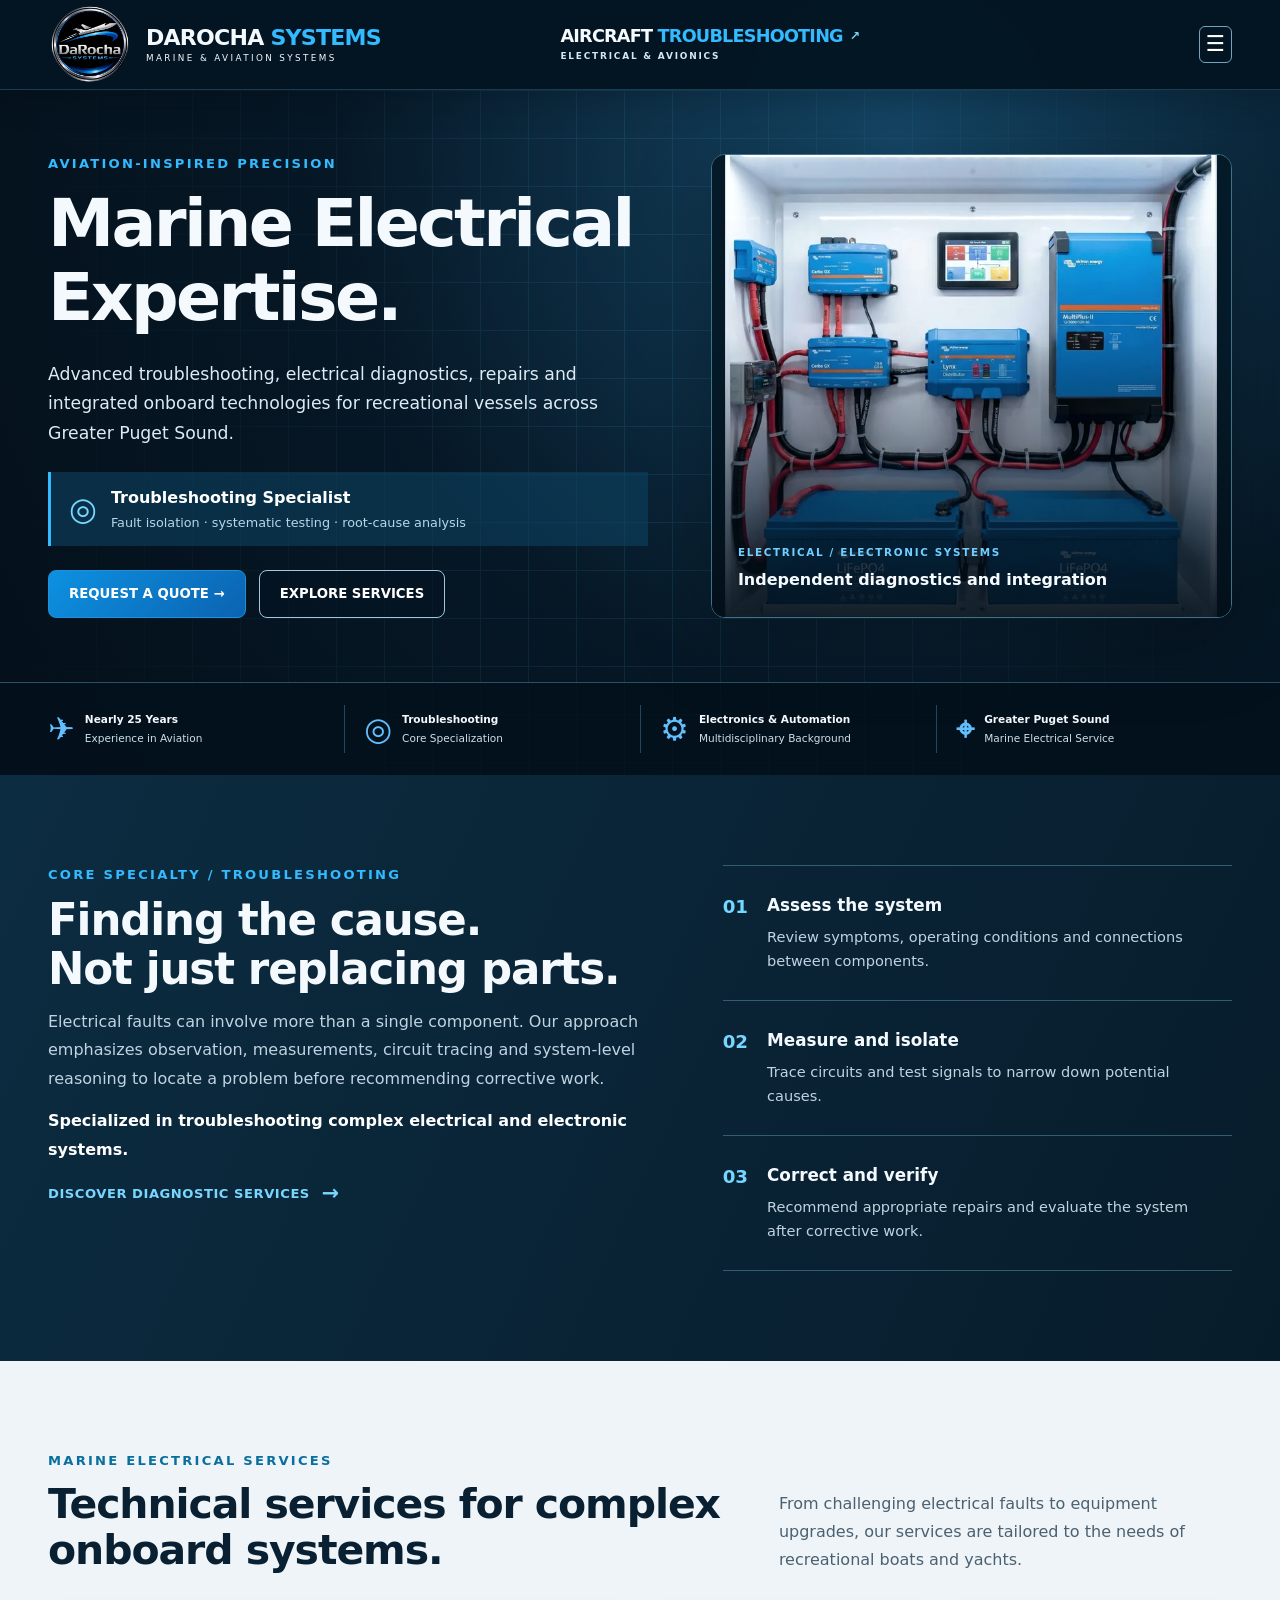
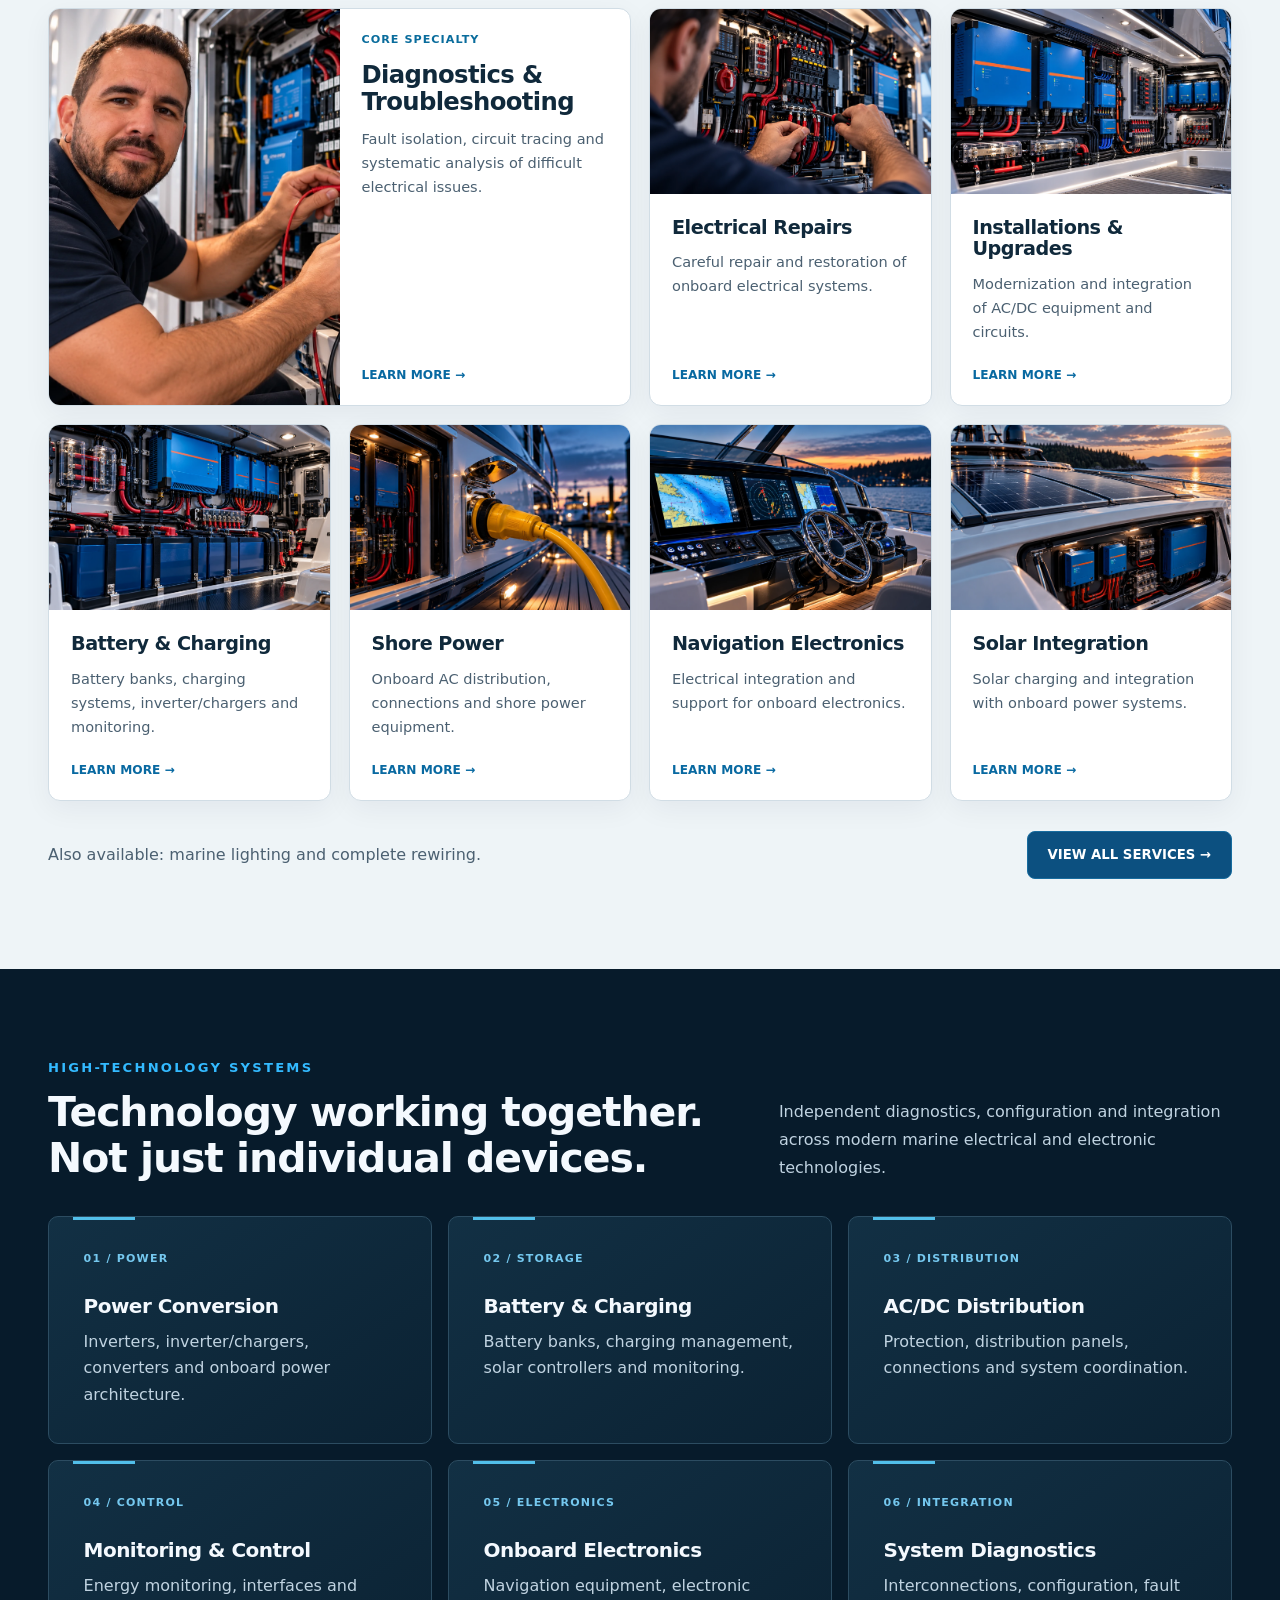
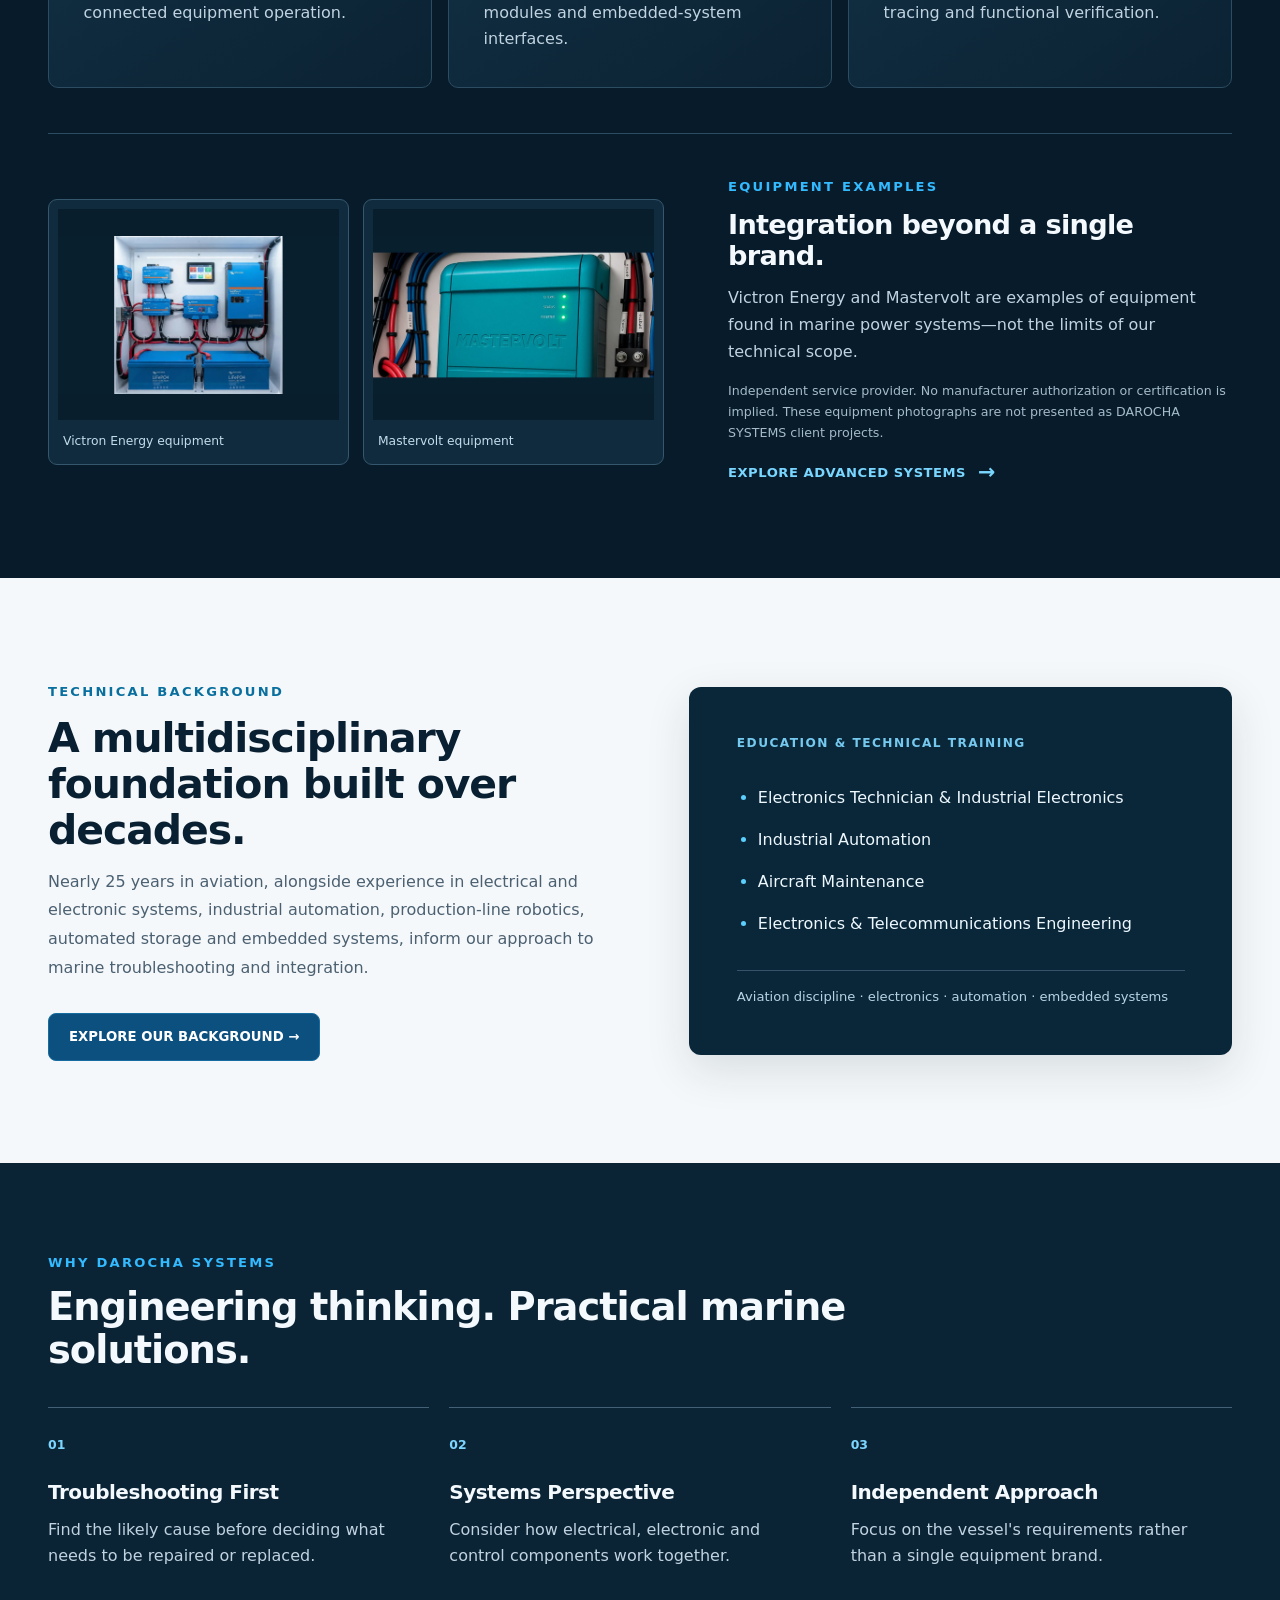
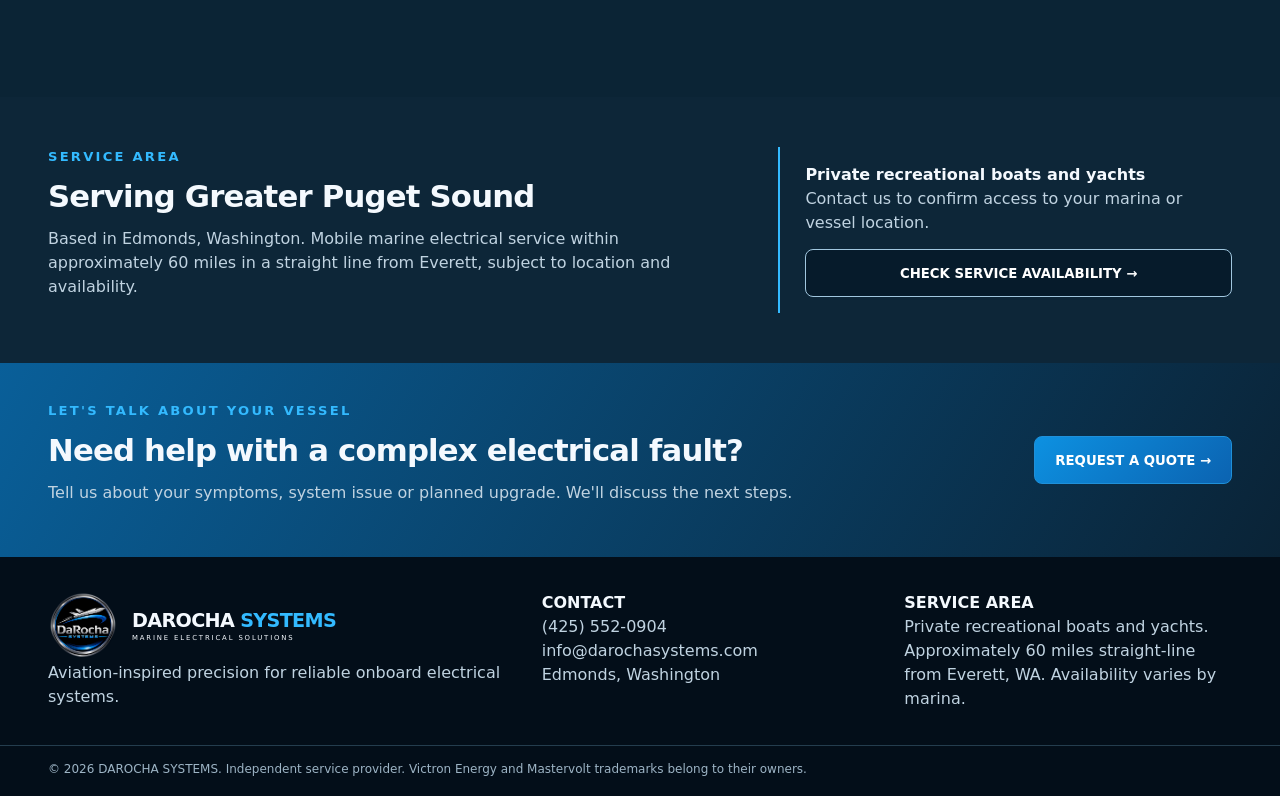
<file: index.html>
<!doctype html>
<html lang="en">
  <head>
    <meta charset="utf-8">
    <meta name="viewport" content="width=device-width, initial-scale=1">
    <meta name="darocha-preview-build" content="aircraft-lockup-mobile-20261106-c">
    <meta name="theme-color" content="#061725">
    <meta name="description" content="Specialist marine electrical troubleshooting, diagnostics, repairs and advanced onboard technologies across Greater Puget Sound.">
    <title>Home | DAROCHA SYSTEMS</title>
    <link rel="icon" type="image/webp" href="assets/logo-hd20261025.webp">
    <link rel="stylesheet" href="assets/styles.css?build=aircraft-lockup-mobile-20261106-c">
  </head>
  <body class="landing-page">
    <!-- Cabeçalho e navegação -->
        <header class="header">
      <div class="shell nav">
        <a class="identity" href="index.html" aria-label="DAROCHA SYSTEMS home">
          <img src="assets/logo-hd20261025.webp" alt="DAROCHA SYSTEMS official emblem">
          <span class="brand"><strong>DAROCHA <em>SYSTEMS</em></strong><small>MARINE &amp; AVIATION SYSTEMS</small></span>
        </a>
        <!-- Acesso à landing page aeronáutica sem duplicar o logótipo -->
        <a class="aviation-entry" href="aircraft-troubleshooting.html" aria-label="Aircraft Electrical and Avionics Troubleshooting">
          <span class="aviation-entry-copy">
            <strong class="aviation-entry-title">AIRCRAFT <em>TROUBLESHOOTING</em><span class="aviation-entry-arrow" aria-hidden="true">↗</span></strong>
            <small>ELECTRICAL &amp; AVIONICS</small>
          </span>
        </a>
        <button class="menu" type="button" aria-expanded="false" aria-controls="site-nav" aria-label="Toggle navigation menu">☰</button>
        <nav id="site-nav" class="links" aria-label="Primary navigation">
          <a class="active" href="index.html" aria-current="page">Home</a>
          <a href="services.html">Services</a>
          <a href="power-systems.html">Power Systems</a>
          <a href="about.html">About Us</a>
          <a href="projects.html">Projects</a>
          <a href="contact.html">Contact</a>
          <a class="btn nav-cta" href="contact.html#quote">✉ &nbsp; REQUEST A QUOTE</a>
        </nav>
      </div>
    </header>

    <!-- Conteúdo principal -->

    <main>
      <!-- Abertura premium com identidade técnica -->
      <section class="hero hero--engineering" aria-labelledby="hero-title">
        <div class="hero-main shell">
          <div class="hero-copy">
            <p class="eyebrow">AVIATION-INSPIRED PRECISION</p>
            <h1 id="hero-title">Marine Electrical<br>Expertise.</h1>
            <p class="hero-lede">Advanced troubleshooting, electrical diagnostics, repairs and integrated onboard technologies for recreational vessels across Greater Puget Sound.</p>
            <div class="hero-specialty">
              <span class="hero-specialty-icon" aria-hidden="true">◎</span>
              <span><strong>Troubleshooting Specialist</strong><small>Fault isolation · systematic testing · root-cause analysis</small></span>
            </div>
            <div class="actions">
              <a class="btn" href="contact.html#quote">REQUEST A QUOTE →</a>
              <a class="btn outline" href="#services">EXPLORE SERVICES</a>
            </div>
          </div>
          <figure class="hero-visual">
            <img src="assets/victron-source-preserved-20261025.webp" alt="Supplied photograph of marine electrical power and electronic equipment" fetchpriority="high">
            <figcaption><span class="visual-kicker">ELECTRICAL / ELECTRONIC SYSTEMS</span><span>Independent diagnostics and integration</span></figcaption>
          </figure>
        </div>
        <div class="proof shell" aria-label="Technical strengths">
          <div class="proof-item"><b aria-hidden="true">✈</b><span><strong>Nearly 25 Years</strong><small>Experience in Aviation</small></span></div>
          <div class="proof-item"><b aria-hidden="true">◎</b><span><strong>Troubleshooting</strong><small>Core Specialization</small></span></div>
          <div class="proof-item"><b aria-hidden="true">⚙</b><span><strong>Electronics &amp; Automation</strong><small>Multidisciplinary Background</small></span></div>
          <div class="proof-item"><b aria-hidden="true">⌖</b><span><strong>Greater Puget Sound</strong><small>Marine Electrical Service</small></span></div>
        </div>
      </section>

      <!-- Troubleshooting é a principal especialidade -->
      <section class="diagnostics-section shell" id="troubleshooting" aria-labelledby="diagnostics-title">
        <div class="diagnostics-copy">
          <p class="eyebrow">CORE SPECIALTY / TROUBLESHOOTING</p>
          <h2 id="diagnostics-title">Finding the cause.<br>Not just replacing parts.</h2>
          <p>Electrical faults can involve more than a single component. Our approach emphasizes observation, measurements, circuit tracing and system-level reasoning to locate a problem before recommending corrective work.</p>
          <p class="diagnostics-emphasis">Specialized in troubleshooting complex electrical and electronic systems.</p>
          <a class="text-link" href="services.html#diagnostics">DISCOVER DIAGNOSTIC SERVICES <span aria-hidden="true">→</span></a>
        </div>
        <ol class="diagnostic-steps" aria-label="Troubleshooting approach">
          <li><span class="step-number">01</span><div><strong>Assess the system</strong><p>Review symptoms, operating conditions and connections between components.</p></div></li>
          <li><span class="step-number">02</span><div><strong>Measure and isolate</strong><p>Trace circuits and test signals to narrow down potential causes.</p></div></li>
          <li><span class="step-number">03</span><div><strong>Correct and verify</strong><p>Recommend appropriate repairs and evaluate the system after corrective work.</p></div></li>
        </ol>
      </section>

      <!-- Cartões de serviços -->
      <section class="services-section shell" id="services" aria-labelledby="services-title">
        <div class="section-intro">
          <div><p class="eyebrow">MARINE ELECTRICAL SERVICES</p><h2 id="services-title">Technical services for complex onboard systems.</h2></div>
          <p>From challenging electrical faults to equipment upgrades, our services are tailored to the needs of recreational boats and yachts.</p>
        </div>
        <div class="service-grid">
          <a class="service-tile service-tile--featured" href="services.html#diagnostics">
            <img src="assets/diagnostics-hd20261025.webp" alt="Illustrative electrical diagnostic equipment" loading="lazy">
            <div class="service-tile-body"><span class="service-tag">CORE SPECIALTY</span><h3>Diagnostics &amp; Troubleshooting</h3><p>Fault isolation, circuit tracing and systematic analysis of difficult electrical issues.</p><span class="tile-link">LEARN MORE →</span></div>
          </a>
          <a class="service-tile" href="services.html#repairs">
            <img src="assets/repairs-hd20261025.webp" alt="Illustrative electrical repair equipment" loading="lazy">
            <div class="service-tile-body"><h3>Electrical Repairs</h3><p>Careful repair and restoration of onboard electrical systems.</p><span class="tile-link">LEARN MORE →</span></div>
          </a>
          <a class="service-tile" href="services.html#installs">
            <img src="assets/installs-hd20261025.webp" alt="Illustrative marine electrical installation equipment" loading="lazy">
            <div class="service-tile-body"><h3>Installations &amp; Upgrades</h3><p>Modernization and integration of AC/DC equipment and circuits.</p><span class="tile-link">LEARN MORE →</span></div>
          </a>
          <a class="service-tile" href="services.html#battery">
            <img src="assets/battery-hd20261025.webp" alt="Illustrative marine battery and charging equipment" loading="lazy">
            <div class="service-tile-body"><h3>Battery &amp; Charging</h3><p>Battery banks, charging systems, inverter/chargers and monitoring.</p><span class="tile-link">LEARN MORE →</span></div>
          </a>
          <a class="service-tile" href="services.html#shore">
            <img src="assets/shore-hd20261025.webp" alt="Illustrative shore power equipment" loading="lazy">
            <div class="service-tile-body"><h3>Shore Power</h3><p>Onboard AC distribution, connections and shore power equipment.</p><span class="tile-link">LEARN MORE →</span></div>
          </a>
          <a class="service-tile" href="services.html#navigation">
            <img src="assets/navigation-hd20261025.webp" alt="Illustrative marine navigation electronics" loading="lazy">
            <div class="service-tile-body"><h3>Navigation Electronics</h3><p>Electrical integration and support for onboard electronics.</p><span class="tile-link">LEARN MORE →</span></div>
          </a>
          <a class="service-tile" href="services.html#solar">
            <img src="assets/solar-hd20261025.webp" alt="Illustrative marine solar charging equipment" loading="lazy">
            <div class="service-tile-body"><h3>Solar Integration</h3><p>Solar charging and integration with onboard power systems.</p><span class="tile-link">LEARN MORE →</span></div>
          </a>
        </div>
        <div class="service-more"><p>Also available: marine lighting and complete rewiring.</p><a class="btn btn-dark" href="services.html">VIEW ALL SERVICES →</a></div>
      </section>

      <!-- Alta tecnologia além de marcas específicas -->
      <section class="technology-section shell" id="technology" aria-labelledby="technology-title">
        <div class="section-intro">
          <div><p class="eyebrow">HIGH-TECHNOLOGY SYSTEMS</p><h2 id="technology-title">Technology working together.<br>Not just individual devices.</h2></div>
          <p>Independent diagnostics, configuration and integration across modern marine electrical and electronic technologies.</p>
        </div>
        <div class="technology-grid">
          <article class="technology-card"><span class="technology-index">01 / POWER</span><h3>Power Conversion</h3><p>Inverters, inverter/chargers, converters and onboard power architecture.</p></article>
          <article class="technology-card"><span class="technology-index">02 / STORAGE</span><h3>Battery &amp; Charging</h3><p>Battery banks, charging management, solar controllers and monitoring.</p></article>
          <article class="technology-card"><span class="technology-index">03 / DISTRIBUTION</span><h3>AC/DC Distribution</h3><p>Protection, distribution panels, connections and system coordination.</p></article>
          <article class="technology-card"><span class="technology-index">04 / CONTROL</span><h3>Monitoring &amp; Control</h3><p>Energy monitoring, interfaces and connected equipment operation.</p></article>
          <article class="technology-card"><span class="technology-index">05 / ELECTRONICS</span><h3>Onboard Electronics</h3><p>Navigation equipment, electronic modules and embedded-system interfaces.</p></article>
          <article class="technology-card"><span class="technology-index">06 / INTEGRATION</span><h3>System Diagnostics</h3><p>Interconnections, configuration, fault tracing and functional verification.</p></article>
        </div>
        <div class="technology-footer">
          <div class="equipment-examples" aria-label="Examples of marine power equipment">
            <figure><img src="assets/victron-source-preserved-20261025.webp" alt="Supplied Victron Energy equipment photograph" loading="lazy"><figcaption>Victron Energy equipment</figcaption></figure>
            <figure><img src="assets/mastervolt-source-preserved-20261025.webp" alt="Supplied Mastervolt equipment photograph" loading="lazy"><figcaption>Mastervolt equipment</figcaption></figure>
          </div>
          <div>
            <p class="eyebrow">EQUIPMENT EXAMPLES</p>
            <h3>Integration beyond a single brand.</h3>
            <p>Victron Energy and Mastervolt are examples of equipment found in marine power systems—not the limits of our technical scope.</p>
            <p class="equipment-disclaimer">Independent service provider. No manufacturer authorization or certification is implied. These equipment photographs are not presented as DAROCHA SYSTEMS client projects.</p>
            <a class="text-link" href="power-systems.html">EXPLORE ADVANCED SYSTEMS <span aria-hidden="true">→</span></a>
          </div>
        </div>
      </section>

      <!-- Formação e experiência técnica -->
      <section class="expertise-section shell" id="expertise" aria-labelledby="expertise-title">
        <div class="expertise-copy">
          <p class="eyebrow">TECHNICAL BACKGROUND</p>
          <h2 id="expertise-title">A multidisciplinary foundation built over decades.</h2>
          <p>Nearly 25 years in aviation, alongside experience in electrical and electronic systems, industrial automation, production-line robotics, automated storage and embedded systems, inform our approach to marine troubleshooting and integration.</p>
          <a class="btn btn-dark" href="about.html">EXPLORE OUR BACKGROUND →</a>
        </div>
        <div class="expertise-panel">
          <p class="expertise-panel-label">EDUCATION &amp; TECHNICAL TRAINING</p>
          <ul>
            <li>Electronics Technician &amp; Industrial Electronics</li>
            <li>Industrial Automation</li>
            <li>Aircraft Maintenance</li>
            <li>Electronics &amp; Telecommunications Engineering</li>
          </ul>
          <p class="expertise-footnote">Aviation discipline · electronics · automation · embedded systems</p>
        </div>
      </section>

      <!-- Pilares de trabalho -->
      <section class="principles-section shell" aria-labelledby="principles-title">
        <p class="eyebrow">WHY DAROCHA SYSTEMS</p>
        <h2 id="principles-title">Engineering thinking. Practical marine solutions.</h2>
        <div class="principles-grid">
          <article><span>01</span><h3>Troubleshooting First</h3><p>Find the likely cause before deciding what needs to be repaired or replaced.</p></article>
          <article><span>02</span><h3>Systems Perspective</h3><p>Consider how electrical, electronic and control components work together.</p></article>
          <article><span>03</span><h3>Independent Approach</h3><p>Focus on the vessel's requirements rather than a single equipment brand.</p></article>
        </div>
      </section>

      <!-- Área de atendimento -->
      <section class="area shell">
        <div><p class="eyebrow">SERVICE AREA</p><h2>Serving Greater Puget Sound</h2><p>Based in Edmonds, Washington. Mobile marine electrical service within approximately 60 miles in a straight line from Everett, subject to location and availability.</p></div>
        <div class="area-summary"><strong>Private recreational boats and yachts</strong><p>Contact us to confirm access to your marina or vessel location.</p><a class="btn outline" href="contact.html#quote">CHECK SERVICE AVAILABILITY →</a></div>
      </section>

      <!-- Contacto -->
      <section class="cta shell">
        <div><p class="eyebrow">LET'S TALK ABOUT YOUR VESSEL</p><h2>Need help with a complex electrical fault?</h2><p>Tell us about your symptoms, system issue or planned upgrade. We'll discuss the next steps.</p></div>
        <a class="btn" href="contact.html#quote">REQUEST A QUOTE →</a>
      </section>
    </main>

    <!-- Rodapé -->
    <footer class="footer">
      <div class="shell foot-cols">
        <div>
          <a class="identity" href="index.html"><img src="assets/logo-hd20261025.webp" alt="DAROCHA SYSTEMS emblem"><span class="brand"><strong>DAROCHA <em>SYSTEMS</em></strong><small>MARINE ELECTRICAL SOLUTIONS</small></span></a>
          <p>Aviation-inspired precision for reliable onboard electrical systems.</p>
        </div>
        <div>
          <strong>CONTACT</strong>
          <p><a href="tel:+14255520904">(425) 552-0904</a><br><a href="mailto:info@darochasystems.com">info@darochasystems.com</a><br>Edmonds, Washington</p>
        </div>
        <div>
          <strong>SERVICE AREA</strong>
          <p>Private recreational boats and yachts. Approximately 60 miles straight-line from Everett, WA. Availability varies by marina.</p>
        </div>
      </div>
      <div class="shell legal">© 2026 DAROCHA SYSTEMS. Independent service provider. Victron Energy and Mastervolt trademarks belong to their owners.</div>
    </footer>

    <script src="assets/site.js"></script>
  </body>
</html>
</file>
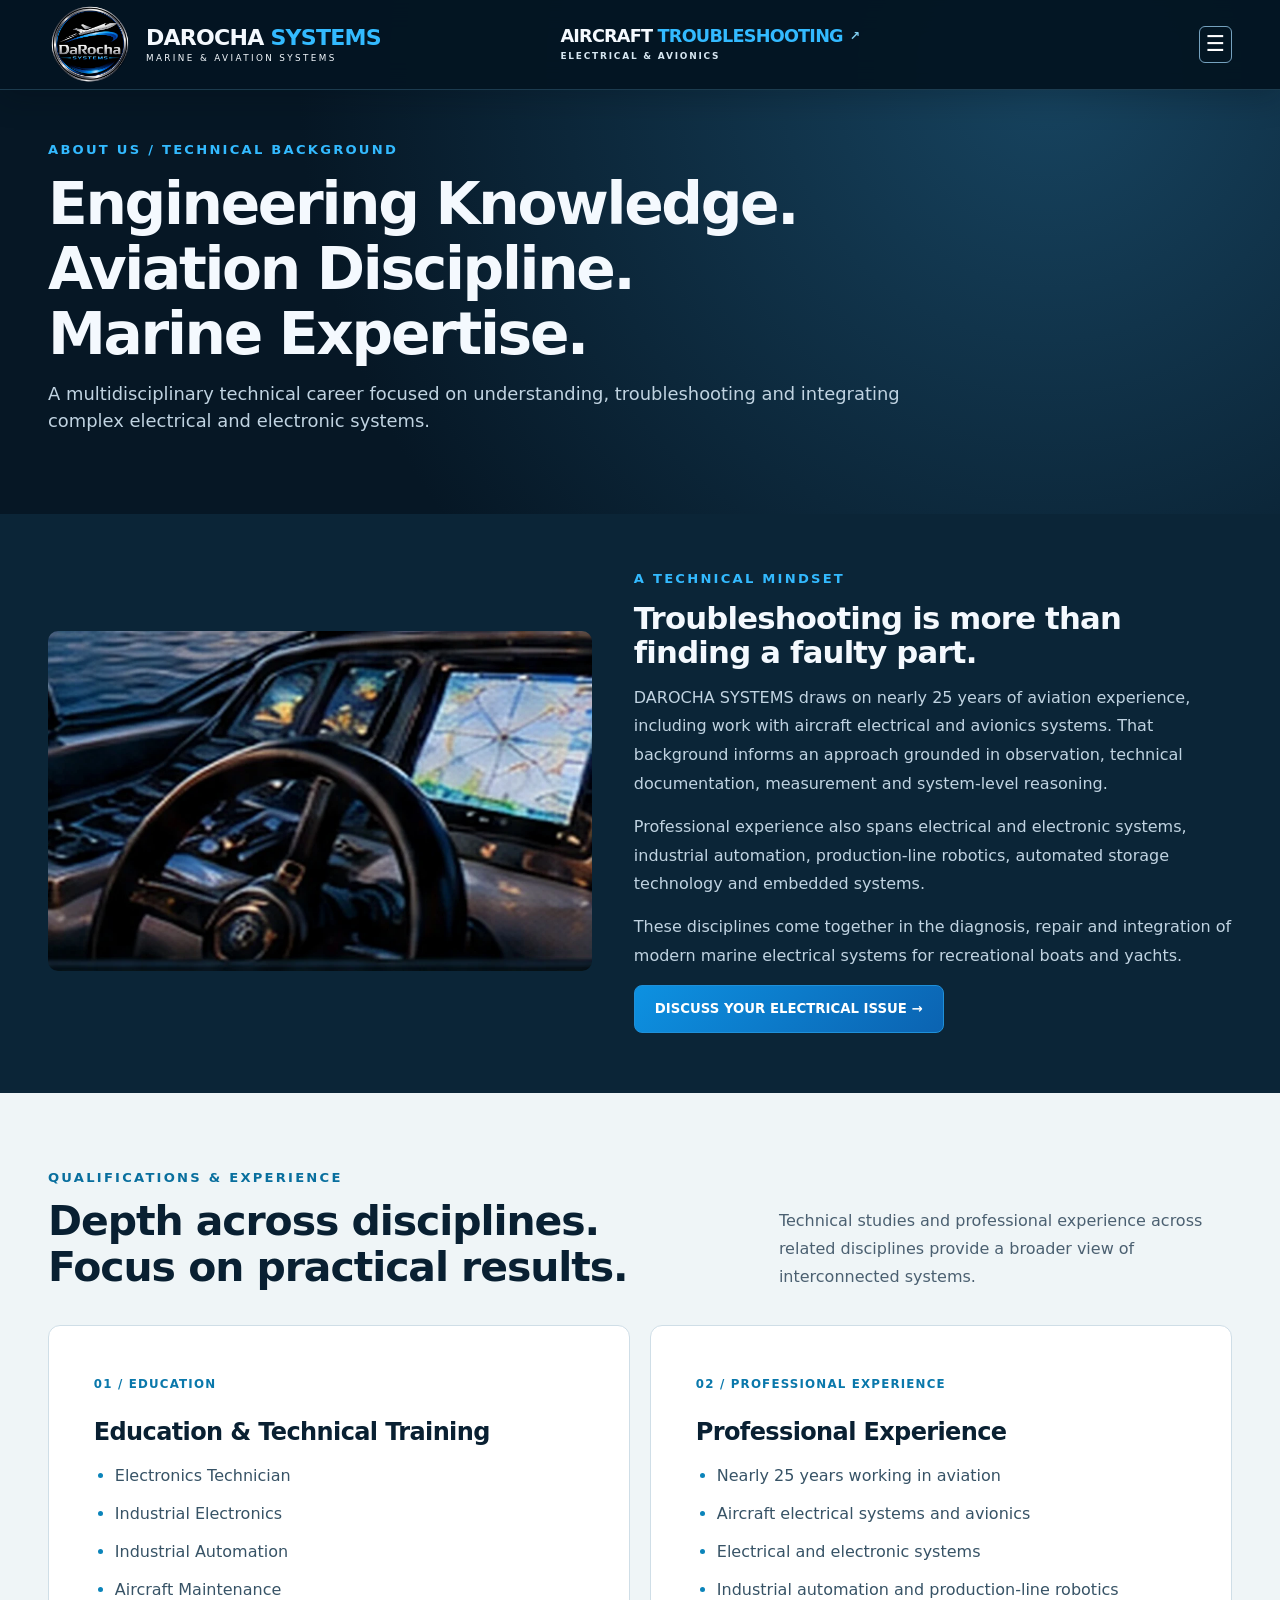
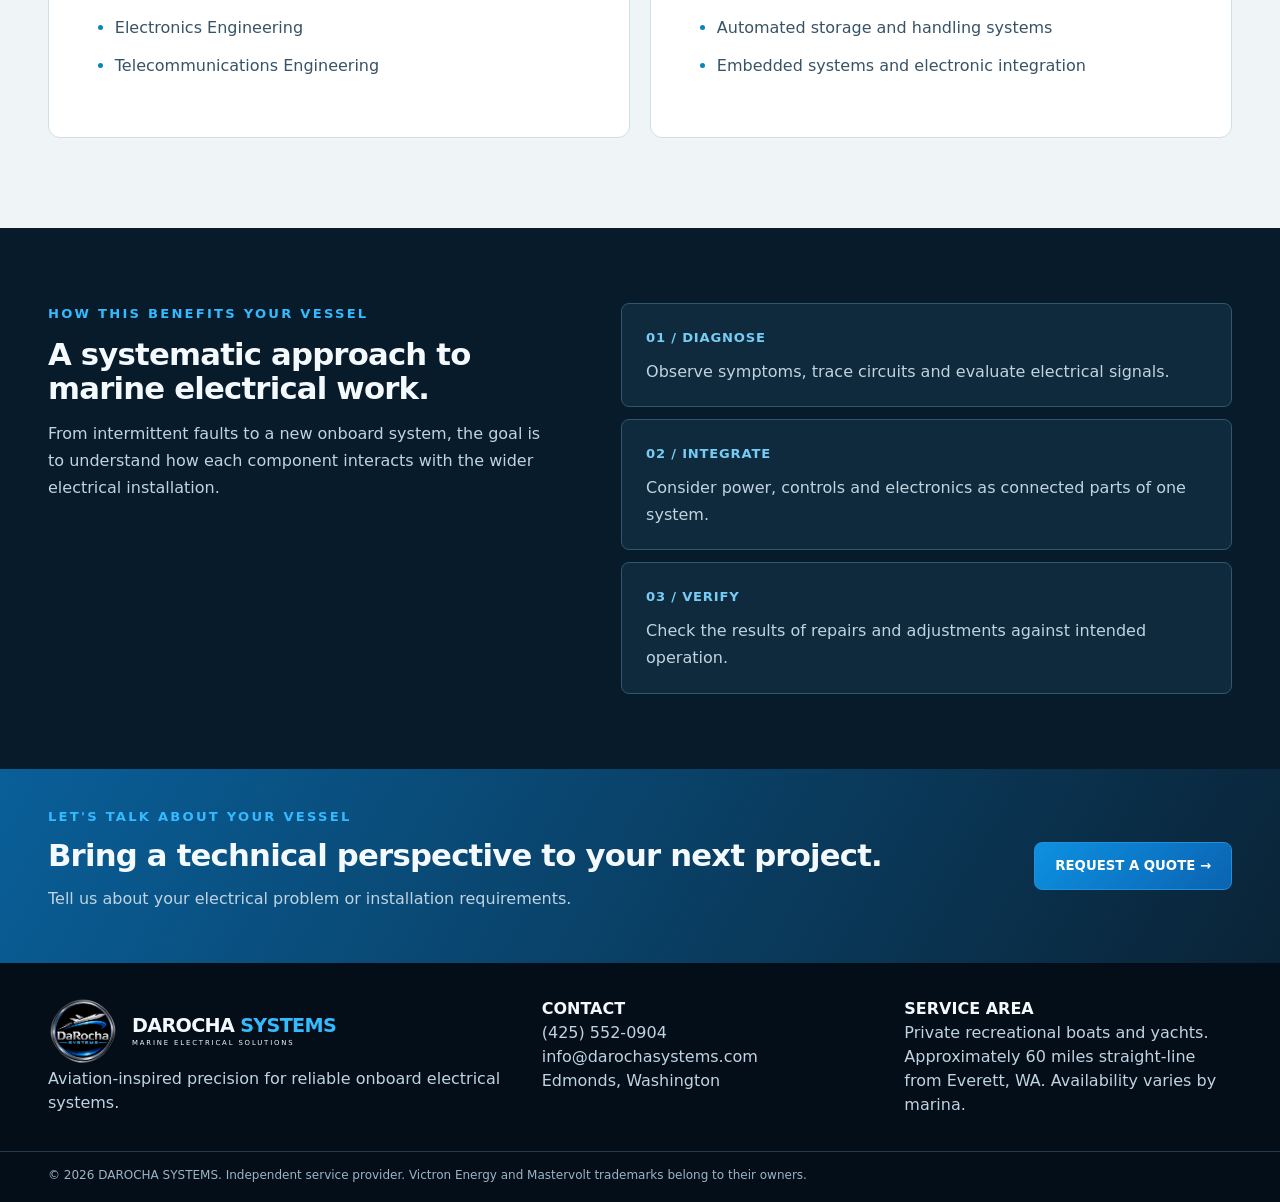
<file: about.html>
<!doctype html>
<html lang="en">
  <head>
    <meta charset="utf-8">
    <meta name="viewport" content="width=device-width, initial-scale=1">
    <meta name="darocha-preview-build" content="aircraft-lockup-mobile-20261106-c">
    <meta name="theme-color" content="#061725">
    <meta name="description" content="Explore DAROCHA SYSTEMS experience in troubleshooting, aviation maintenance, avionics, electronics, industrial automation and embedded systems.">
    <title>About Us | DAROCHA SYSTEMS</title>
    <link rel="icon" type="image/webp" href="assets/logo-hd20261025.webp">
    <link rel="stylesheet" href="assets/styles.css?build=aircraft-lockup-mobile-20261106-c">
  </head>
  <body class="about-background-page">
    <!-- Cabeçalho e navegação -->
        <header class="header">
      <div class="shell nav">
        <a class="identity" href="index.html" aria-label="DAROCHA SYSTEMS home">
          <img src="assets/logo-hd20261025.webp" alt="DAROCHA SYSTEMS official emblem">
          <span class="brand"><strong>DAROCHA <em>SYSTEMS</em></strong><small>MARINE &amp; AVIATION SYSTEMS</small></span>
        </a>
        <!-- Acesso à landing page aeronáutica sem duplicar o logótipo -->
        <a class="aviation-entry" href="aircraft-troubleshooting.html" aria-label="Aircraft Electrical and Avionics Troubleshooting">
          <span class="aviation-entry-copy">
            <strong class="aviation-entry-title">AIRCRAFT <em>TROUBLESHOOTING</em><span class="aviation-entry-arrow" aria-hidden="true">↗</span></strong>
            <small>ELECTRICAL &amp; AVIONICS</small>
          </span>
        </a>
        <button class="menu" type="button" aria-expanded="false" aria-controls="site-nav" aria-label="Toggle navigation menu">☰</button>
        <nav id="site-nav" class="links" aria-label="Primary navigation">
          <a href="index.html">Home</a>
          <a href="services.html">Services</a>
          <a href="power-systems.html">Power Systems</a>
          <a class="active" href="about.html" aria-current="page">About Us</a>
          <a href="projects.html">Projects</a>
          <a href="contact.html">Contact</a>
          <a class="btn nav-cta" href="contact.html#quote">✉ &nbsp; REQUEST A QUOTE</a>
        </nav>
      </div>
    </header>

    <!-- Conteúdo principal -->

    <main>
      <!-- Introdução -->
      <div class="subhead shell about-subhead">
        <p class="eyebrow">ABOUT US / TECHNICAL BACKGROUND</p>
        <h1>Engineering Knowledge.<br>Aviation Discipline.<br>Marine Expertise.</h1>
        <p class="intro">A multidisciplinary technical career focused on understanding, troubleshooting and integrating complex electrical and electronic systems.</p>
      </div>

      <!-- Enquadramento profissional -->
      <section class="shell about-page about-intro">
        <img src="assets/helm.webp" alt="Illustrative marine control console with electronic instruments" loading="lazy">
        <div>
          <p class="eyebrow">A TECHNICAL MINDSET</p>
          <h2>Troubleshooting is more than finding a faulty part.</h2>
          <p>DAROCHA SYSTEMS draws on nearly 25 years of aviation experience, including work with aircraft electrical and avionics systems. That background informs an approach grounded in observation, technical documentation, measurement and system-level reasoning.</p>
          <p>Professional experience also spans electrical and electronic systems, industrial automation, production-line robotics, automated storage technology and embedded systems.</p>
          <p>These disciplines come together in the diagnosis, repair and integration of modern marine electrical systems for recreational boats and yachts.</p>
          <a class="btn" href="contact.html#quote">DISCUSS YOUR ELECTRICAL ISSUE →</a>
        </div>
      </section>

      <!-- Formação e experiência detalhadas -->
      <section class="background-section shell" aria-labelledby="background-title">
        <div class="section-intro">
          <div><p class="eyebrow">QUALIFICATIONS &amp; EXPERIENCE</p><h2 id="background-title">Depth across disciplines.<br>Focus on practical results.</h2></div>
          <p>Technical studies and professional experience across related disciplines provide a broader view of interconnected systems.</p>
        </div>
        <div class="background-grid">
          <article class="background-panel">
            <span class="background-index">01 / EDUCATION</span>
            <h3>Education &amp; Technical Training</h3>
            <ul>
              <li>Electronics Technician</li>
              <li>Industrial Electronics</li>
              <li>Industrial Automation</li>
              <li>Aircraft Maintenance</li>
              <li>Electronics Engineering</li>
              <li>Telecommunications Engineering</li>
            </ul>
          </article>
          <article class="background-panel">
            <span class="background-index">02 / PROFESSIONAL EXPERIENCE</span>
            <h3>Professional Experience</h3>
            <ul>
              <li>Nearly 25 years working in aviation</li>
              <li>Aircraft electrical systems and avionics</li>
              <li>Electrical and electronic systems</li>
              <li>Industrial automation and production-line robotics</li>
              <li>Automated storage and handling systems</li>
              <li>Embedded systems and electronic integration</li>
            </ul>
          </article>
        </div>
      </section>

      <!-- Metodologia de engenharia aplicada ao setor marítimo -->
      <section class="method-section shell" aria-labelledby="method-title">
        <div>
          <p class="eyebrow">HOW THIS BENEFITS YOUR VESSEL</p>
          <h2 id="method-title">A systematic approach to marine electrical work.</h2>
          <p>From intermittent faults to a new onboard system, the goal is to understand how each component interacts with the wider electrical installation.</p>
        </div>
        <div class="method-grid">
          <article><strong>01 / DIAGNOSE</strong><p>Observe symptoms, trace circuits and evaluate electrical signals.</p></article>
          <article><strong>02 / INTEGRATE</strong><p>Consider power, controls and electronics as connected parts of one system.</p></article>
          <article><strong>03 / VERIFY</strong><p>Check the results of repairs and adjustments against intended operation.</p></article>
        </div>
      </section>

      <!-- Contacto -->
      <section class="cta shell">
        <div><p class="eyebrow">LET'S TALK ABOUT YOUR VESSEL</p><h2>Bring a technical perspective to your next project.</h2><p>Tell us about your electrical problem or installation requirements.</p></div>
        <a class="btn" href="contact.html#quote">REQUEST A QUOTE →</a>
      </section>
    </main>

    <!-- Rodapé -->
    <footer class="footer">
      <div class="shell foot-cols">
        <div>
          <a class="identity" href="index.html"><img src="assets/logo-hd20261025.webp" alt="DAROCHA SYSTEMS emblem"><span class="brand"><strong>DAROCHA <em>SYSTEMS</em></strong><small>MARINE ELECTRICAL SOLUTIONS</small></span></a>
          <p>Aviation-inspired precision for reliable onboard electrical systems.</p>
        </div>
        <div>
          <strong>CONTACT</strong>
          <p><a href="tel:+14255520904">(425) 552-0904</a><br><a href="mailto:info@darochasystems.com">info@darochasystems.com</a><br>Edmonds, Washington</p>
        </div>
        <div>
          <strong>SERVICE AREA</strong>
          <p>Private recreational boats and yachts. Approximately 60 miles straight-line from Everett, WA. Availability varies by marina.</p>
        </div>
      </div>
      <div class="shell legal">© 2026 DAROCHA SYSTEMS. Independent service provider. Victron Energy and Mastervolt trademarks belong to their owners.</div>
    </footer>

    <script src="assets/site.js"></script>
  </body>
</html>
</file>
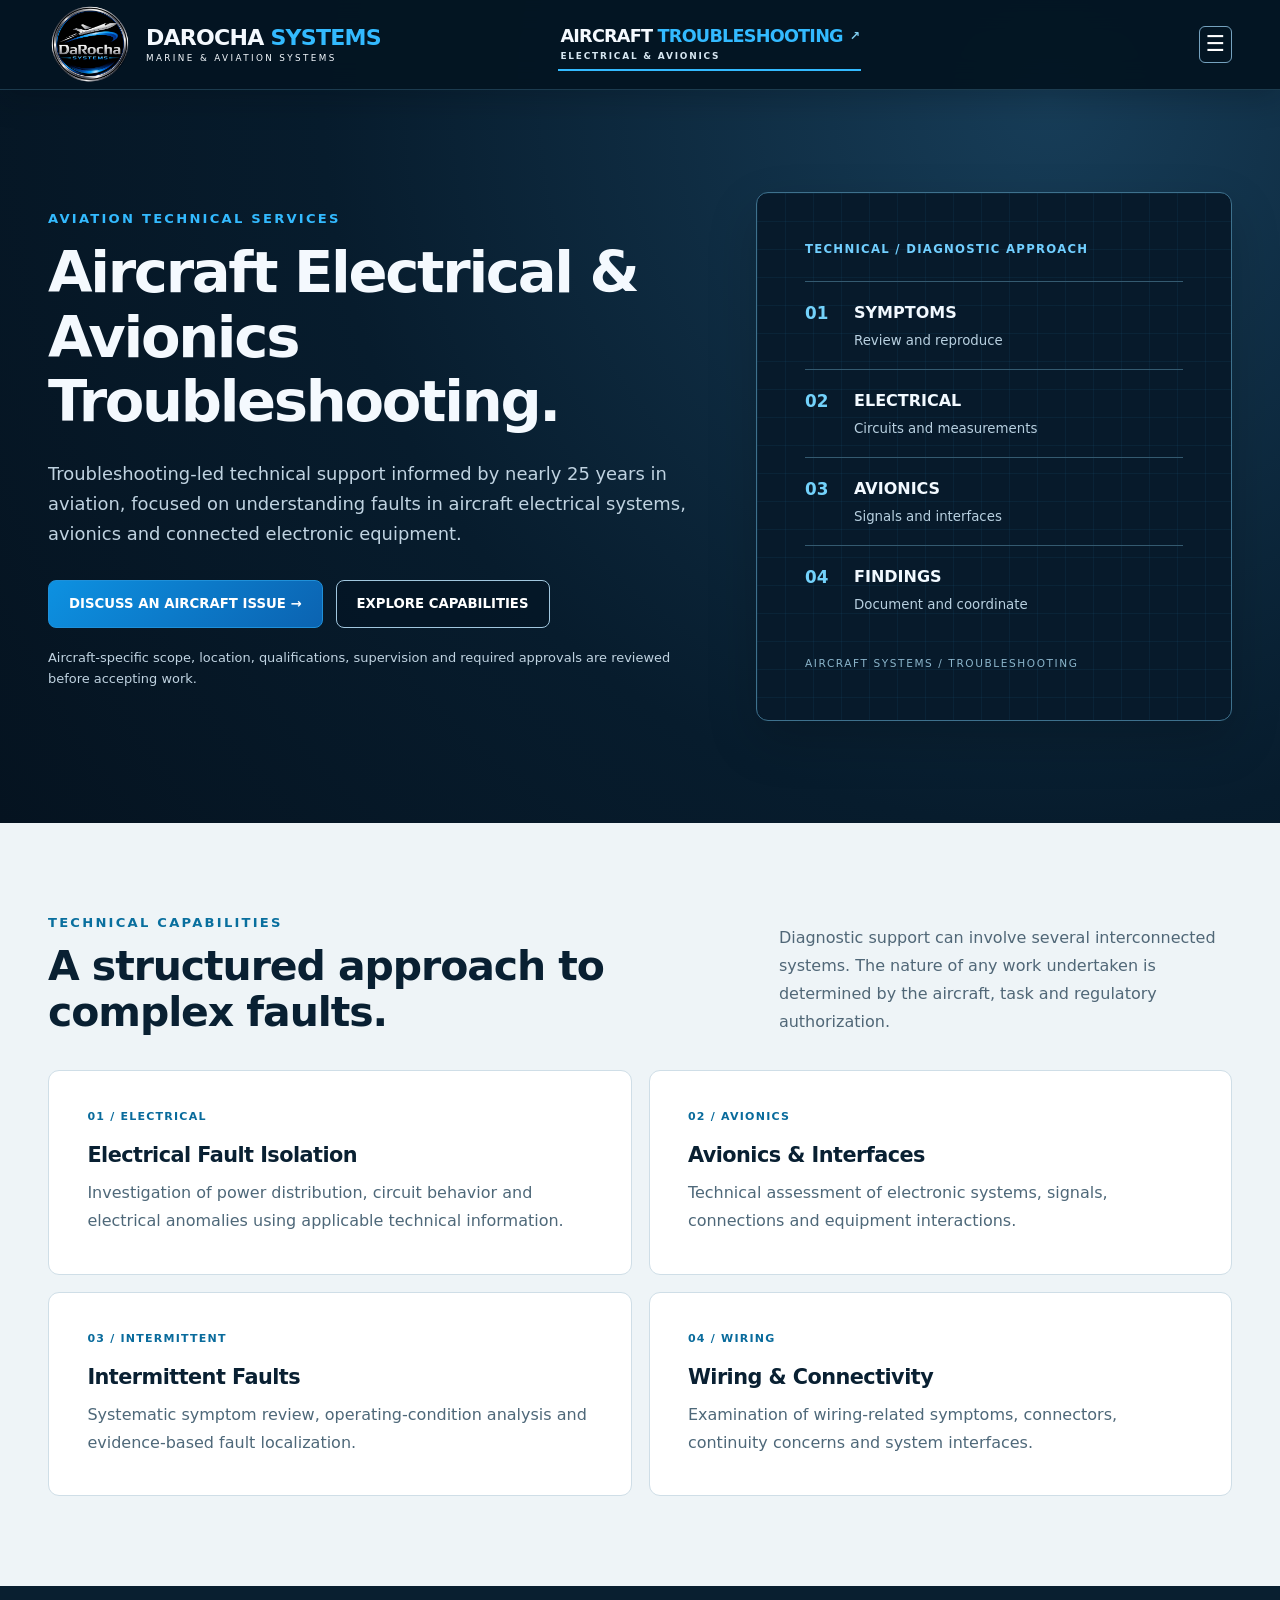
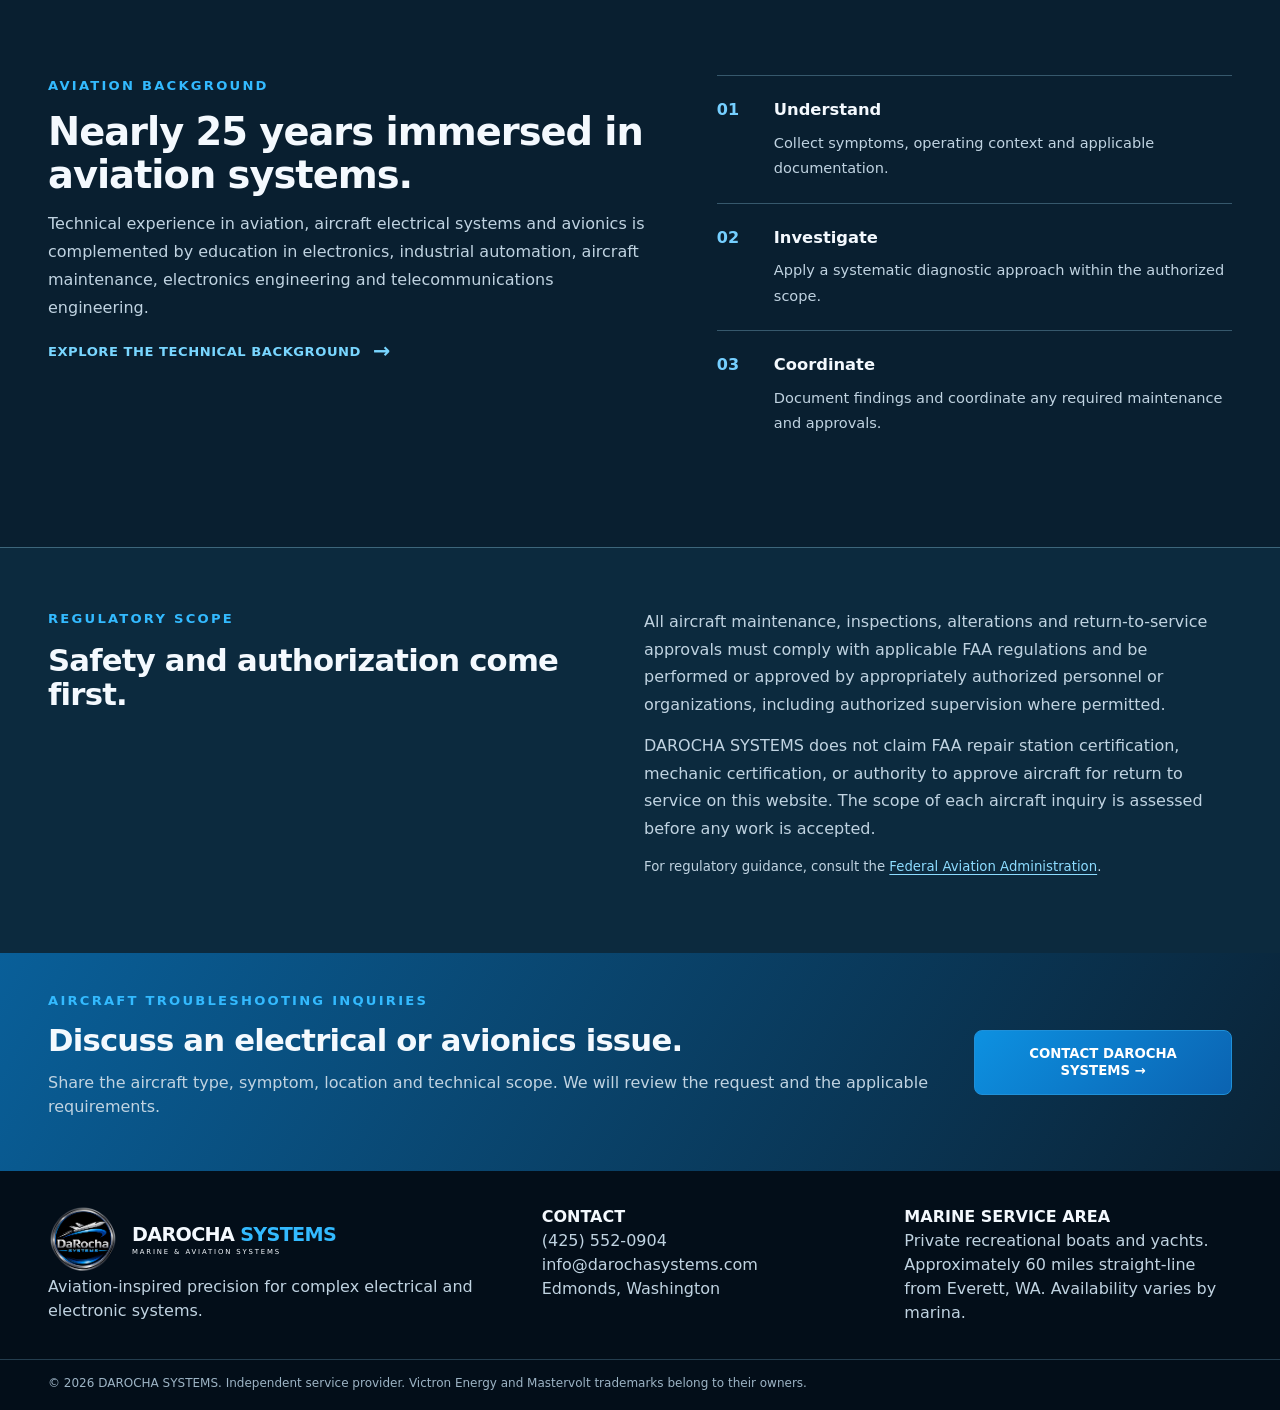
<file: aircraft-troubleshooting.html>
<!doctype html>
<html lang="en">
  <head>
    <meta charset="utf-8">
    <meta name="viewport" content="width=device-width, initial-scale=1">
    <meta name="darocha-preview-build" content="aircraft-lockup-mobile-20261106-c">
    <meta name="theme-color" content="#061725">
    <meta name="description" content="Aircraft electrical and avionics troubleshooting inquiries, supported by nearly 25 years of aviation experience. Scope subject to applicable FAA authorization.">
    <title>Aircraft Troubleshooting | DAROCHA SYSTEMS</title>
    <link rel="icon" type="image/webp" href="assets/logo-hd20261025.webp">
    <link rel="stylesheet" href="assets/styles.css?build=aircraft-lockup-mobile-20261106-c">
  </head>
  <body class="aircraft-page">
    <!-- Cabeçalho e navegação -->
        <header class="header">
      <div class="shell nav">
        <a class="identity" href="index.html" aria-label="DAROCHA SYSTEMS home">
          <img src="assets/logo-hd20261025.webp" alt="DAROCHA SYSTEMS official emblem">
          <span class="brand"><strong>DAROCHA <em>SYSTEMS</em></strong><small>MARINE &amp; AVIATION SYSTEMS</small></span>
        </a>
        <!-- Acesso à landing page aeronáutica sem duplicar o logótipo -->
        <a class="aviation-entry" href="aircraft-troubleshooting.html" aria-label="Aircraft Electrical and Avionics Troubleshooting" aria-current="page">
          <span class="aviation-entry-copy">
            <strong class="aviation-entry-title">AIRCRAFT <em>TROUBLESHOOTING</em><span class="aviation-entry-arrow" aria-hidden="true">↗</span></strong>
            <small>ELECTRICAL &amp; AVIONICS</small>
          </span>
        </a>
        <button class="menu" type="button" aria-expanded="false" aria-controls="site-nav" aria-label="Toggle navigation menu">☰</button>
        <nav id="site-nav" class="links" aria-label="Primary navigation">
          <a href="index.html">Home</a>
          <a href="services.html">Services</a>
          <a href="power-systems.html">Power Systems</a>
          <a href="about.html">About Us</a>
          <a href="projects.html">Projects</a>
          <a href="contact.html">Contact</a>
          <a class="btn nav-cta" href="contact.html#quote">✉ &nbsp; REQUEST A QUOTE</a>
        </nav>
      </div>
    </header>

    <!-- Conteúdo principal -->


    <main>
      <!-- Aircraft Troubleshooting: serviço distinto da atividade marítima -->
      <section class="aircraft-hero shell" aria-labelledby="aircraft-hero-title">
        <div class="aircraft-hero-copy">
          <p class="eyebrow">AVIATION TECHNICAL SERVICES</p>
          <h1 id="aircraft-hero-title">Aircraft Electrical &amp;<br>Avionics Troubleshooting.</h1>
          <p class="intro">Troubleshooting-led technical support informed by nearly 25 years in aviation, focused on understanding faults in aircraft electrical systems, avionics and connected electronic equipment.</p>
          <div class="actions">
            <a class="btn" href="contact.html?service=aircraft#quote">DISCUSS AN AIRCRAFT ISSUE →</a>
            <a class="btn outline" href="#aircraft-capabilities">EXPLORE CAPABILITIES</a>
          </div>
          <p class="aircraft-hero-caveat">Aircraft-specific scope, location, qualifications, supervision and required approvals are reviewed before accepting work.</p>
        </div>
        <div class="aircraft-signal-board" aria-label="Technical troubleshooting workflow">
          <span class="signal-board-label">TECHNICAL / DIAGNOSTIC APPROACH</span>
          <div class="signal-track"><span>01</span><strong>SYMPTOMS</strong><small>Review and reproduce</small></div>
          <div class="signal-track"><span>02</span><strong>ELECTRICAL</strong><small>Circuits and measurements</small></div>
          <div class="signal-track"><span>03</span><strong>AVIONICS</strong><small>Signals and interfaces</small></div>
          <div class="signal-track"><span>04</span><strong>FINDINGS</strong><small>Document and coordinate</small></div>
          <span class="signal-board-footer">AIRCRAFT SYSTEMS / TROUBLESHOOTING</span>
        </div>
      </section>

      <!-- Serviços apresentados como capacidades sujeitas ao âmbito autorizado -->
      <section class="aircraft-capabilities shell" id="aircraft-capabilities" aria-labelledby="aircraft-capabilities-title">
        <div class="section-intro">
          <div>
            <p class="eyebrow">TECHNICAL CAPABILITIES</p>
            <h2 id="aircraft-capabilities-title">A structured approach to complex faults.</h2>
          </div>
          <p>Diagnostic support can involve several interconnected systems. The nature of any work undertaken is determined by the aircraft, task and regulatory authorization.</p>
        </div>
        <div class="aircraft-capability-grid">
          <article><span class="technology-index">01 / ELECTRICAL</span><h3>Electrical Fault Isolation</h3><p>Investigation of power distribution, circuit behavior and electrical anomalies using applicable technical information.</p></article>
          <article><span class="technology-index">02 / AVIONICS</span><h3>Avionics &amp; Interfaces</h3><p>Technical assessment of electronic systems, signals, connections and equipment interactions.</p></article>
          <article><span class="technology-index">03 / INTERMITTENT</span><h3>Intermittent Faults</h3><p>Systematic symptom review, operating-condition analysis and evidence-based fault localization.</p></article>
          <article><span class="technology-index">04 / WIRING</span><h3>Wiring &amp; Connectivity</h3><p>Examination of wiring-related symptoms, connectors, continuity concerns and system interfaces.</p></article>
        </div>
      </section>

      <!-- Experiência e método -->
      <section class="aircraft-experience shell" aria-labelledby="aircraft-experience-title">
        <div>
          <p class="eyebrow">AVIATION BACKGROUND</p>
          <h2 id="aircraft-experience-title">Nearly 25 years immersed in aviation systems.</h2>
          <p>Technical experience in aviation, aircraft electrical systems and avionics is complemented by education in electronics, industrial automation, aircraft maintenance, electronics engineering and telecommunications engineering.</p>
          <a class="text-link" href="about.html">EXPLORE THE TECHNICAL BACKGROUND <span aria-hidden="true">→</span></a>
        </div>
        <ol class="aircraft-method" aria-label="Approach to aircraft diagnostics">
          <li><span>01</span><div><strong>Understand</strong><p>Collect symptoms, operating context and applicable documentation.</p></div></li>
          <li><span>02</span><div><strong>Investigate</strong><p>Apply a systematic diagnostic approach within the authorized scope.</p></div></li>
          <li><span>03</span><div><strong>Coordinate</strong><p>Document findings and coordinate any required maintenance and approvals.</p></div></li>
        </ol>
      </section>

      <!-- Requisitos de certificação e retorno ao serviço -->
      <section class="aircraft-compliance shell" aria-labelledby="aircraft-compliance-title">
        <div>
          <p class="eyebrow">REGULATORY SCOPE</p>
          <h2 id="aircraft-compliance-title">Safety and authorization come first.</h2>
        </div>
        <div>
          <p>All aircraft maintenance, inspections, alterations and return-to-service approvals must comply with applicable FAA regulations and be performed or approved by appropriately authorized personnel or organizations, including authorized supervision where permitted.</p>
          <p>DAROCHA SYSTEMS does not claim FAA repair station certification, mechanic certification, or authority to approve aircraft for return to service on this website. The scope of each aircraft inquiry is assessed before any work is accepted.</p>
          <p class="aircraft-regulatory-link">For regulatory guidance, consult the <a href="https://www.faa.gov/mechanics/become/faq" target="_blank" rel="noopener noreferrer">Federal Aviation Administration</a>.</p>
        </div>
      </section>

      <!-- Contacto direcionado -->
      <section class="cta shell">
        <div>
          <p class="eyebrow">AIRCRAFT TROUBLESHOOTING INQUIRIES</p>
          <h2>Discuss an electrical or avionics issue.</h2>
          <p>Share the aircraft type, symptom, location and technical scope. We will review the request and the applicable requirements.</p>
        </div>
        <a class="btn" href="contact.html?service=aircraft#quote">CONTACT DAROCHA SYSTEMS →</a>
      </section>
    </main>

    <!-- Rodapé -->
    <footer class="footer">
      <div class="shell foot-cols">
        <div>
          <a class="identity" href="index.html"><img src="assets/logo-hd20261025.webp" alt="DAROCHA SYSTEMS emblem"><span class="brand"><strong>DAROCHA <em>SYSTEMS</em></strong><small>MARINE &amp; AVIATION SYSTEMS</small></span></a>
          <p>Aviation-inspired precision for complex electrical and electronic systems.</p>
        </div>
        <div>
          <strong>CONTACT</strong>
          <p><a href="tel:+14255520904">(425) 552-0904</a><br><a href="mailto:info@darochasystems.com">info@darochasystems.com</a><br>Edmonds, Washington</p>
        </div>
        <div>
          <strong>MARINE SERVICE AREA</strong>
          <p>Private recreational boats and yachts. Approximately 60 miles straight-line from Everett, WA. Availability varies by marina.</p>
        </div>
      </div>
      <div class="shell legal">© 2026 DAROCHA SYSTEMS. Independent service provider. Victron Energy and Mastervolt trademarks belong to their owners.</div>
    </footer>

    <script src="assets/site.js"></script>
  </body>
</html>
</file>
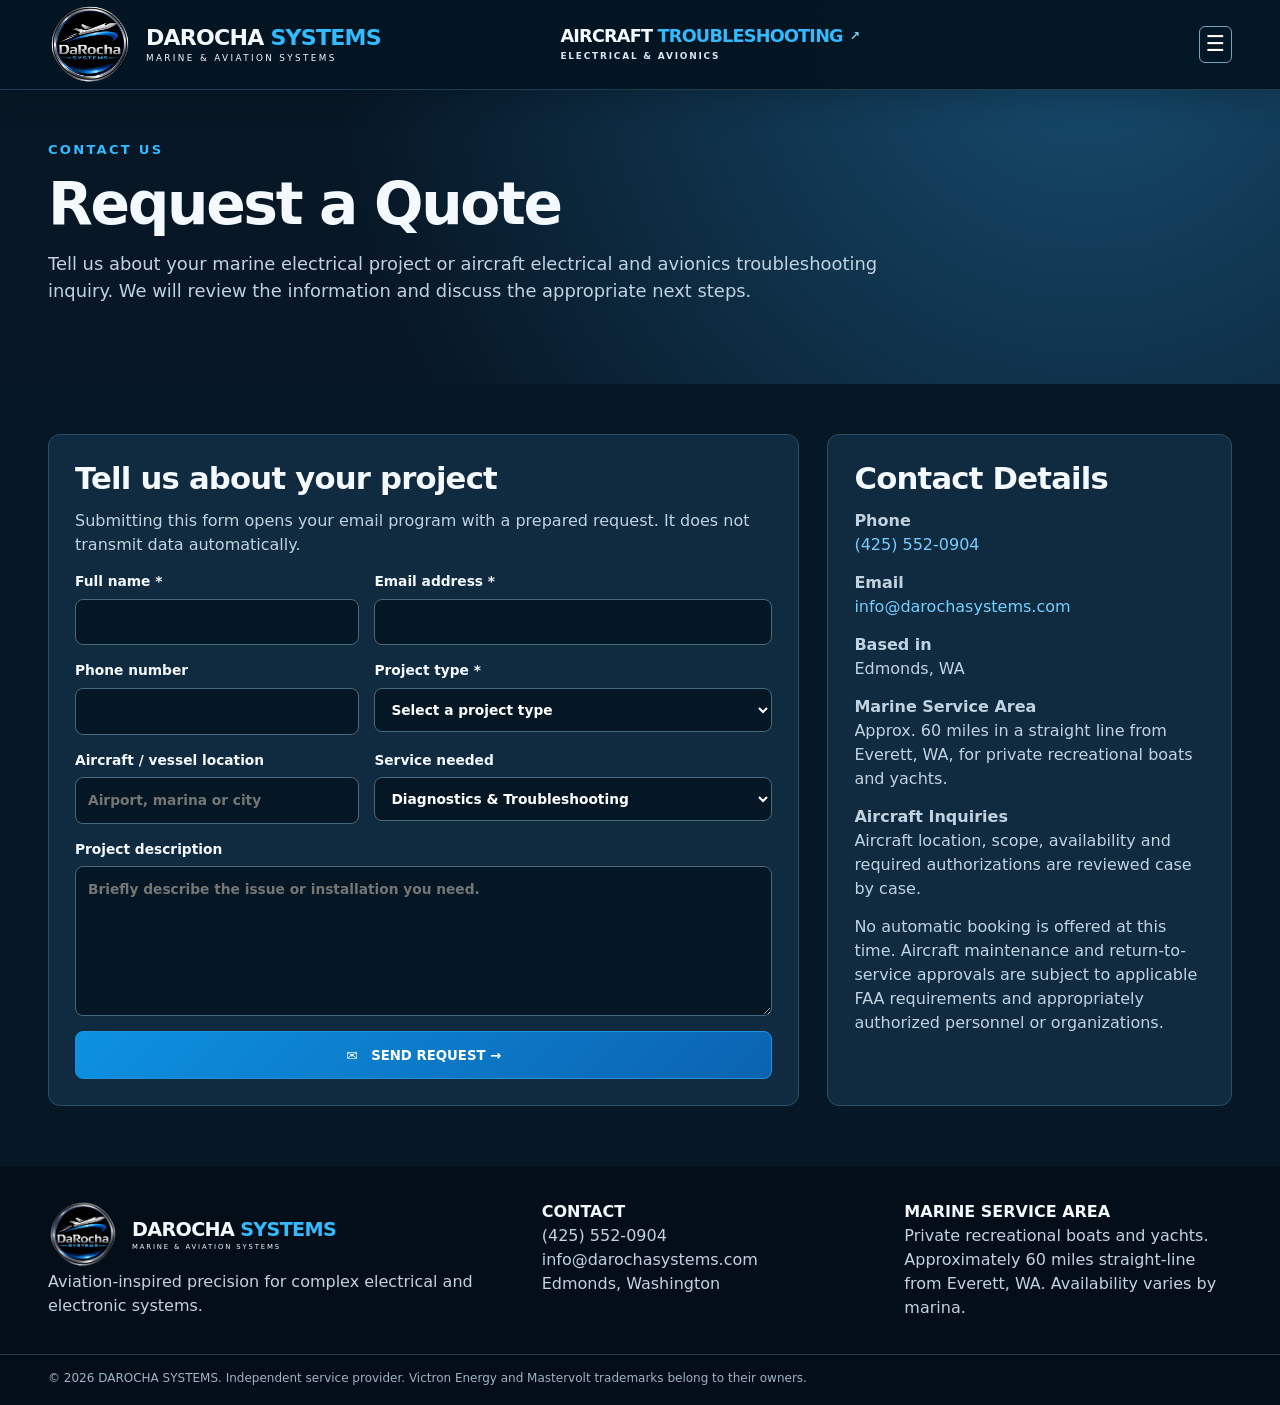
<file: contact.html>
<!doctype html>
<html lang="en">
  <head>
    <meta charset="utf-8">
    <meta name="viewport" content="width=device-width, initial-scale=1">
    <meta name="darocha-preview-build" content="aircraft-lockup-mobile-20261106-c">
    <meta name="theme-color" content="#061725">
    <meta name="description" content="Contact DAROCHA SYSTEMS about marine electrical work or aircraft electrical and avionics troubleshooting inquiries.">
    <title>Contact | DAROCHA SYSTEMS</title>
    <link rel="icon" type="image/webp" href="assets/logo-hd20261025.webp">
    <link rel="stylesheet" href="assets/styles.css?build=aircraft-lockup-mobile-20261106-c">
  </head>
  <body>
    <!-- Cabeçalho e navegação -->
        <header class="header">
      <div class="shell nav">
        <a class="identity" href="index.html" aria-label="DAROCHA SYSTEMS home">
          <img src="assets/logo-hd20261025.webp" alt="DAROCHA SYSTEMS official emblem">
          <span class="brand"><strong>DAROCHA <em>SYSTEMS</em></strong><small>MARINE &amp; AVIATION SYSTEMS</small></span>
        </a>
        <!-- Acesso à landing page aeronáutica sem duplicar o logótipo -->
        <a class="aviation-entry" href="aircraft-troubleshooting.html" aria-label="Aircraft Electrical and Avionics Troubleshooting">
          <span class="aviation-entry-copy">
            <strong class="aviation-entry-title">AIRCRAFT <em>TROUBLESHOOTING</em><span class="aviation-entry-arrow" aria-hidden="true">↗</span></strong>
            <small>ELECTRICAL &amp; AVIONICS</small>
          </span>
        </a>
        <button class="menu" type="button" aria-expanded="false" aria-controls="site-nav" aria-label="Toggle navigation menu">☰</button>
        <nav id="site-nav" class="links" aria-label="Primary navigation">
          <a href="index.html">Home</a>
          <a href="services.html">Services</a>
          <a href="power-systems.html">Power Systems</a>
          <a href="about.html">About Us</a>
          <a href="projects.html">Projects</a>
          <a class="active" href="contact.html" aria-current="page">Contact</a>
          <a class="btn nav-cta" href="contact.html#quote">✉ &nbsp; REQUEST A QUOTE</a>
        </nav>
      </div>
    </header>

    <!-- Conteúdo principal -->
    <main>
      <!-- Introdução da página -->
      <div class="subhead shell">
        <p class="eyebrow">CONTACT US</p>
        <h1>Request a Quote</h1>
        <p class="intro">Tell us about your marine electrical project or aircraft electrical and avionics troubleshooting inquiry. We will review the information and discuss the appropriate next steps.</p>
      </div>

      <!-- Contacto e formulário -->
      <section class="shell contact-layout" id="quote">
        <div class="form-panel">
          <h2>Tell us about your project</h2>
          <p>Submitting this form opens your email program with a prepared request. It does not transmit data automatically.</p>
          <form id="quote-form">
            <label>Full name *<input name="name" required autocomplete="name"></label>
            <label>Email address *<input name="email" type="email" required autocomplete="email"></label>
            <label>Phone number<input name="phone" type="tel" autocomplete="tel"></label>
            <label>Project type *<select name="project_type" required><option value="" disabled selected>Select a project type</option><option>Marine — Powerboat</option><option>Marine — Sailboat</option><option>Marine — Yacht</option><option>Marine — Other recreational boat</option><option>Aircraft — Electrical / Avionics</option><option>Other technical inquiry</option></select></label>
            <label>Aircraft / vessel location<input name="location" placeholder="Airport, marina or city"></label>
            <label>Service needed<select name="service"><option>Diagnostics &amp; Troubleshooting</option><option>Electrical Repairs</option><option>Installations &amp; Upgrades</option><option>Battery &amp; Charging</option><option>Shore Power</option><option>Marine Lighting</option><option>Solar Power Integration</option><option>Navigation Electronics</option><option>Complete Rewiring</option><option value="Aircraft Electrical &amp; Avionics Troubleshooting">Aircraft Electrical &amp; Avionics Troubleshooting</option><option>Other</option></select></label>
            <label class="full">Project description<textarea name="details" rows="6" required placeholder="Briefly describe the issue or installation you need."></textarea></label>
            <button class="btn full" type="submit">✉ &nbsp; SEND REQUEST →</button>
            <p class="full" id="form-status" role="status" hidden></p>
          </form>
        </div>
        <aside class="contact-side">
          <h2>Contact Details</h2>
          <p><strong>Phone</strong><br><a href="tel:+14255520904">(425) 552-0904</a></p>
          <p><strong>Email</strong><br><a href="mailto:info@darochasystems.com">info@darochasystems.com</a></p>
          <p><strong>Based in</strong><br>Edmonds, WA</p>
          <p><strong>Marine Service Area</strong><br>Approx. 60 miles in a straight line from Everett, WA, for private recreational boats and yachts.</p>
          <p><strong>Aircraft Inquiries</strong><br>Aircraft location, scope, availability and required authorizations are reviewed case by case.</p>
          <p>No automatic booking is offered at this time. Aircraft maintenance and return-to-service approvals are subject to applicable FAA requirements and appropriately authorized personnel or organizations.</p>
        </aside>
      </section>
    </main>

    <!-- Rodapé -->
    <footer class="footer">
      <div class="shell foot-cols">
        <div>
          <a class="identity" href="index.html"><img src="assets/logo-hd20261025.webp" alt="DAROCHA SYSTEMS emblem"><span class="brand"><strong>DAROCHA <em>SYSTEMS</em></strong><small>MARINE &amp; AVIATION SYSTEMS</small></span></a>
          <p>Aviation-inspired precision for complex electrical and electronic systems.</p>
        </div>
        <div>
          <strong>CONTACT</strong>
          <p><a href="tel:+14255520904">(425) 552-0904</a><br><a href="mailto:info@darochasystems.com">info@darochasystems.com</a><br>Edmonds, Washington</p>
        </div>
        <div>
          <strong>MARINE SERVICE AREA</strong>
          <p>Private recreational boats and yachts. Approximately 60 miles straight-line from Everett, WA. Availability varies by marina.</p>
        </div>
      </div>
      <div class="shell legal">© 2026 DAROCHA SYSTEMS. Independent service provider. Victron Energy and Mastervolt trademarks belong to their owners.</div>
    </footer>

    <script src="assets/site.js"></script>
  </body>
</html>
</file>
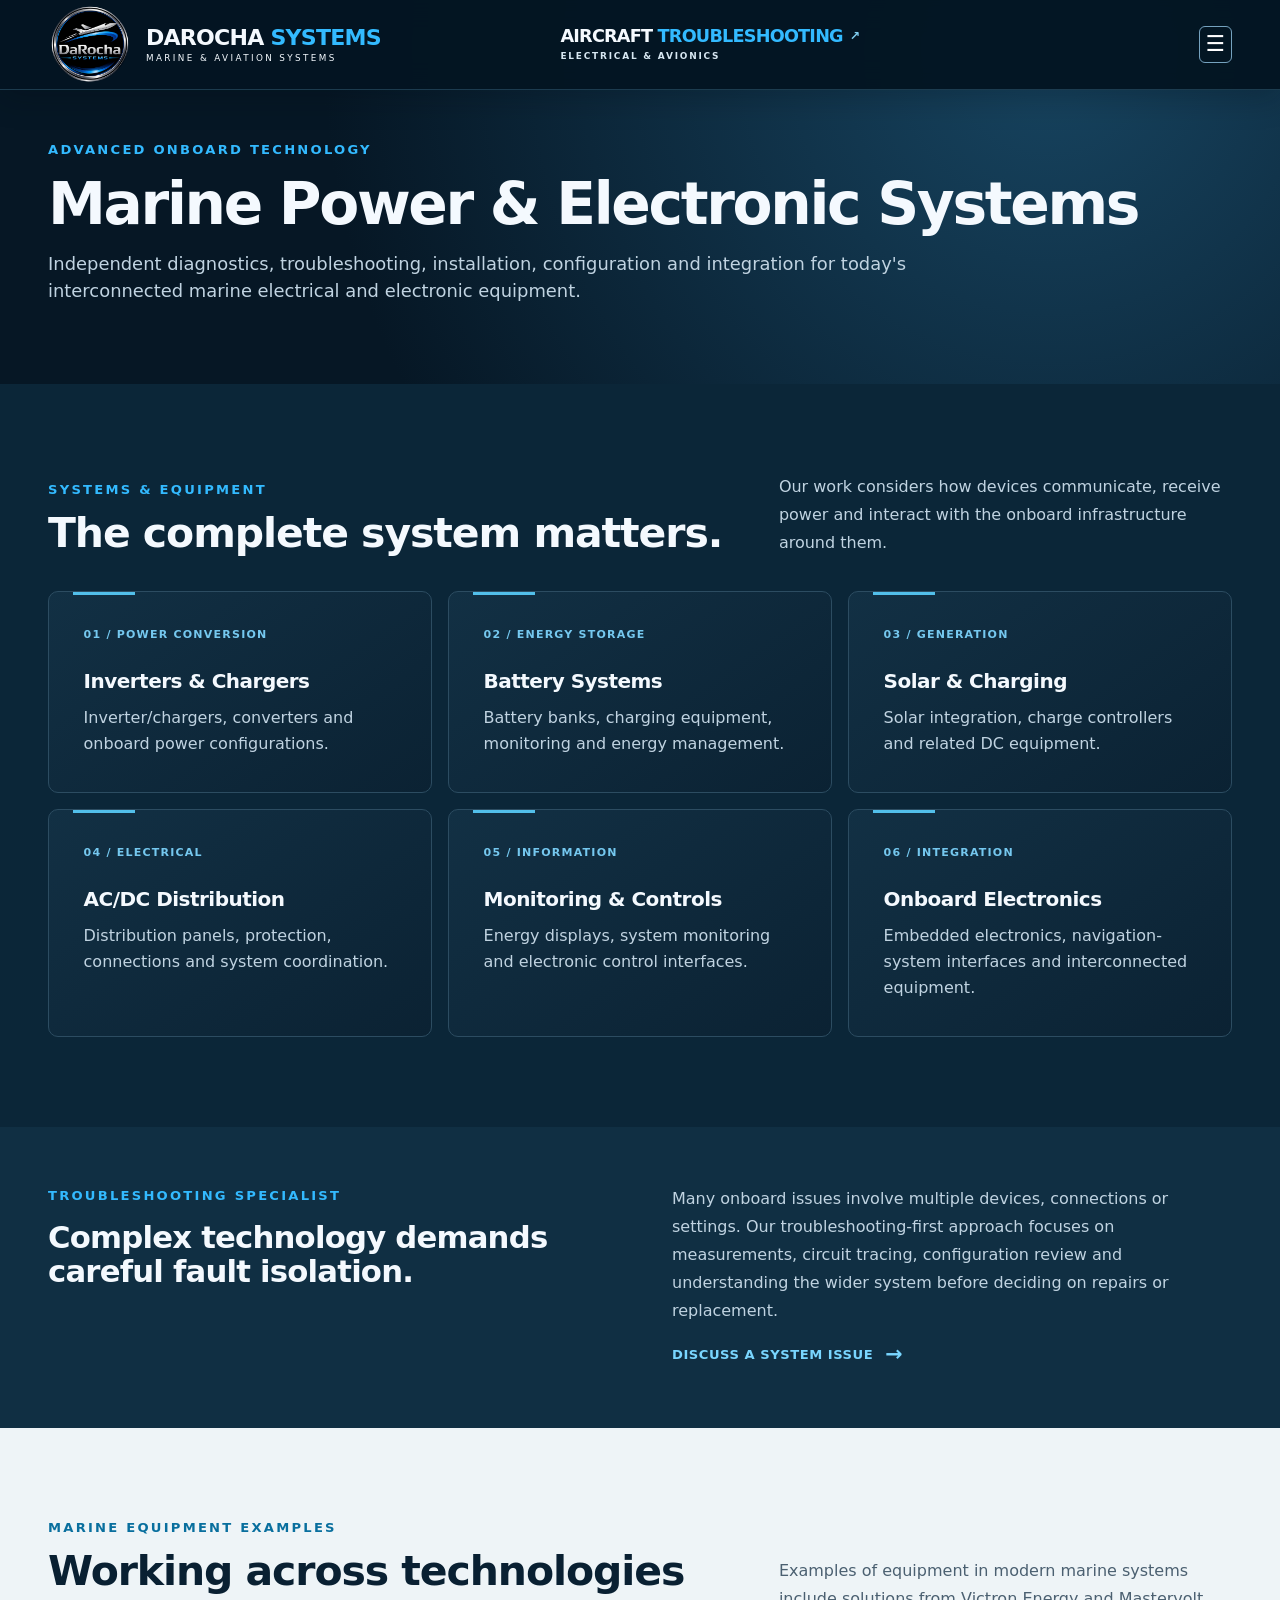
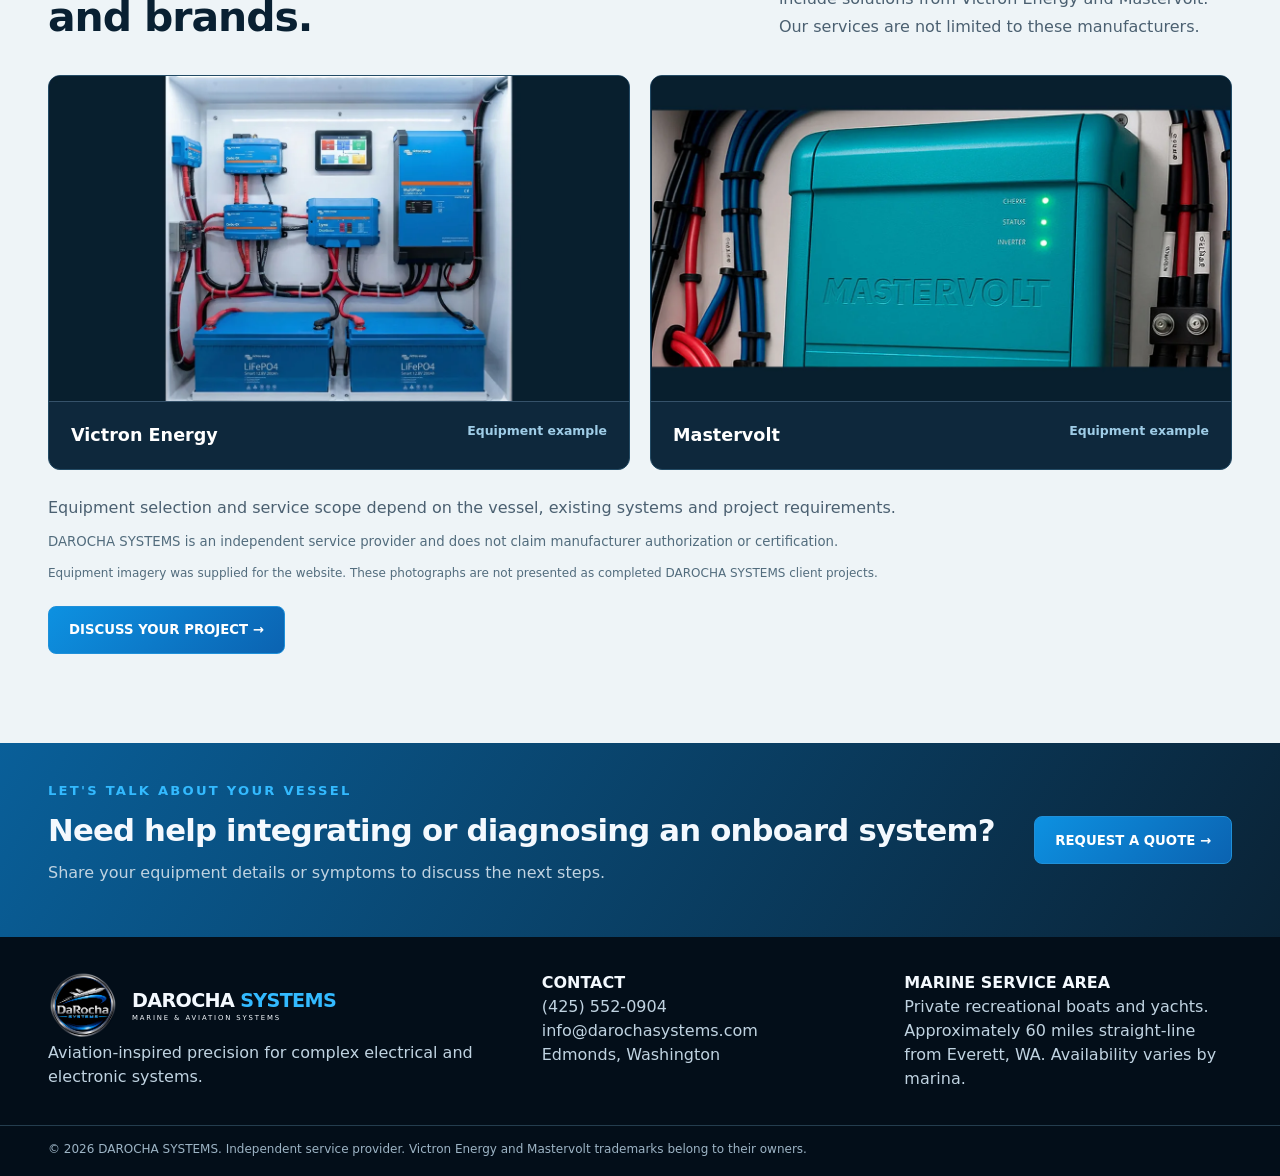
<file: power-systems.html>
<!doctype html>
<html lang="en">
  <head>
    <meta charset="utf-8">
    <meta name="viewport" content="width=device-width, initial-scale=1">
    <meta name="darocha-preview-build" content="aircraft-lockup-mobile-20261106-c">
    <meta name="theme-color" content="#061725">
    <meta name="description" content="Advanced marine power conversion, battery systems, monitoring, AC/DC distribution and onboard electronics troubleshooting and integration.">
    <title>Power Systems | DAROCHA SYSTEMS</title>
    <link rel="icon" type="image/webp" href="assets/logo-hd20261025.webp">
    <link rel="stylesheet" href="assets/styles.css?build=aircraft-lockup-mobile-20261106-c">
  </head>
  <body class="power-technology-page">
    <!-- Cabeçalho e navegação -->
        <header class="header">
      <div class="shell nav">
        <a class="identity" href="index.html" aria-label="DAROCHA SYSTEMS home">
          <img src="assets/logo-hd20261025.webp" alt="DAROCHA SYSTEMS official emblem">
          <span class="brand"><strong>DAROCHA <em>SYSTEMS</em></strong><small>MARINE &amp; AVIATION SYSTEMS</small></span>
        </a>
        <!-- Acesso à landing page aeronáutica sem duplicar o logótipo -->
        <a class="aviation-entry" href="aircraft-troubleshooting.html" aria-label="Aircraft Electrical and Avionics Troubleshooting">
          <span class="aviation-entry-copy">
            <strong class="aviation-entry-title">AIRCRAFT <em>TROUBLESHOOTING</em><span class="aviation-entry-arrow" aria-hidden="true">↗</span></strong>
            <small>ELECTRICAL &amp; AVIONICS</small>
          </span>
        </a>
        <button class="menu" type="button" aria-expanded="false" aria-controls="site-nav" aria-label="Toggle navigation menu">☰</button>
        <nav id="site-nav" class="links" aria-label="Primary navigation">
          <a href="index.html">Home</a>
          <a href="services.html">Services</a>
          <a class="active" href="power-systems.html" aria-current="page">Power Systems</a>
          <a href="about.html">About Us</a>
          <a href="projects.html">Projects</a>
          <a href="contact.html">Contact</a>
          <a class="btn nav-cta" href="contact.html#quote">✉ &nbsp; REQUEST A QUOTE</a>
        </nav>
      </div>
    </header>

    <!-- Conteúdo principal -->

    <main>
      <!-- Introdução ao ecossistema de sistemas embarcados -->
      <div class="subhead shell systems-subhead">
        <p class="eyebrow">ADVANCED ONBOARD TECHNOLOGY</p>
        <h1>Marine Power &amp; Electronic Systems</h1>
        <p class="intro">Independent diagnostics, troubleshooting, installation, configuration and integration for today's interconnected marine electrical and electronic equipment.</p>
      </div>

      <!-- Categorias de tecnologias -->
      <section class="technology-section technology-section--inner shell" aria-labelledby="power-categories-title">
        <div class="section-intro">
          <div><p class="eyebrow">SYSTEMS &amp; EQUIPMENT</p><h2 id="power-categories-title">The complete system matters.</h2></div>
          <p>Our work considers how devices communicate, receive power and interact with the onboard infrastructure around them.</p>
        </div>
        <div class="technology-grid">
          <article class="technology-card"><span class="technology-index">01 / POWER CONVERSION</span><h3>Inverters &amp; Chargers</h3><p>Inverter/chargers, converters and onboard power configurations.</p></article>
          <article class="technology-card"><span class="technology-index">02 / ENERGY STORAGE</span><h3>Battery Systems</h3><p>Battery banks, charging equipment, monitoring and energy management.</p></article>
          <article class="technology-card"><span class="technology-index">03 / GENERATION</span><h3>Solar &amp; Charging</h3><p>Solar integration, charge controllers and related DC equipment.</p></article>
          <article class="technology-card"><span class="technology-index">04 / ELECTRICAL</span><h3>AC/DC Distribution</h3><p>Distribution panels, protection, connections and system coordination.</p></article>
          <article class="technology-card"><span class="technology-index">05 / INFORMATION</span><h3>Monitoring &amp; Controls</h3><p>Energy displays, system monitoring and electronic control interfaces.</p></article>
          <article class="technology-card"><span class="technology-index">06 / INTEGRATION</span><h3>Onboard Electronics</h3><p>Embedded electronics, navigation-system interfaces and interconnected equipment.</p></article>
        </div>
      </section>

      <!-- Troubleshooting para equipamentos complexos -->
      <section class="systems-diagnostics shell" aria-labelledby="systems-diagnostics-title">
        <div><p class="eyebrow">TROUBLESHOOTING SPECIALIST</p><h2 id="systems-diagnostics-title">Complex technology demands careful fault isolation.</h2></div>
        <div>
          <p>Many onboard issues involve multiple devices, connections or settings. Our troubleshooting-first approach focuses on measurements, circuit tracing, configuration review and understanding the wider system before deciding on repairs or replacement.</p>
          <a class="text-link" href="contact.html#quote">DISCUSS A SYSTEM ISSUE <span aria-hidden="true">→</span></a>
        </div>
      </section>

      <!-- Exemplos de equipamentos, sem limitação de marcas -->
      <section class="shell manufacturer-page" aria-labelledby="equipment-title">
        <div class="section-intro">
          <div><p class="eyebrow">MARINE EQUIPMENT EXAMPLES</p><h2 id="equipment-title">Working across technologies and brands.</h2></div>
          <p>Examples of equipment in modern marine systems include solutions from Victron Energy and Mastervolt. Our services are not limited to these manufacturers.</p>
        </div>
        <div class="manufacturer-grid">
          <figure class="manufacturer-card">
            <img class="manufacturer-product-photo" src="assets/victron-source-preserved-20261025.webp" alt="Supplied photograph of Victron Energy marine power equipment" loading="lazy">
            <figcaption>Victron Energy <span>Equipment example</span></figcaption>
          </figure>
          <figure class="manufacturer-card">
            <img class="manufacturer-product-photo" src="assets/mastervolt-source-preserved-20261025.webp" alt="Supplied photograph of Mastervolt electrical equipment" loading="lazy">
            <figcaption>Mastervolt <span>Equipment example</span></figcaption>
          </figure>
        </div>
        <div class="manufacturer-copy">
          <p>Equipment selection and service scope depend on the vessel, existing systems and project requirements.</p>
          <p class="manufacturer-disclaimer">DAROCHA SYSTEMS is an independent service provider and does not claim manufacturer authorization or certification.</p>
          <p class="manufacturer-photo-note">Equipment imagery was supplied for the website. These photographs are not presented as completed DAROCHA SYSTEMS client projects.</p>
          <a class="btn" href="contact.html#quote">DISCUSS YOUR PROJECT →</a>
        </div>
      </section>

      <!-- Contacto -->
      <section class="cta shell">
        <div><p class="eyebrow">LET'S TALK ABOUT YOUR VESSEL</p><h2>Need help integrating or diagnosing an onboard system?</h2><p>Share your equipment details or symptoms to discuss the next steps.</p></div>
        <a class="btn" href="contact.html#quote">REQUEST A QUOTE →</a>
      </section>
    </main>

    <!-- Rodapé -->
    <footer class="footer">
      <div class="shell foot-cols">
        <div>
          <a class="identity" href="index.html"><img src="assets/logo-hd20261025.webp" alt="DAROCHA SYSTEMS emblem"><span class="brand"><strong>DAROCHA <em>SYSTEMS</em></strong><small>MARINE &amp; AVIATION SYSTEMS</small></span></a>
          <p>Aviation-inspired precision for complex electrical and electronic systems.</p>
        </div>
        <div>
          <strong>CONTACT</strong>
          <p><a href="tel:+14255520904">(425) 552-0904</a><br><a href="mailto:info@darochasystems.com">info@darochasystems.com</a><br>Edmonds, Washington</p>
        </div>
        <div>
          <strong>MARINE SERVICE AREA</strong>
          <p>Private recreational boats and yachts. Approximately 60 miles straight-line from Everett, WA. Availability varies by marina.</p>
        </div>
      </div>
      <div class="shell legal">© 2026 DAROCHA SYSTEMS. Independent service provider. Victron Energy and Mastervolt trademarks belong to their owners.</div>
    </footer>

    <script src="assets/site.js"></script>
  </body>
</html>
</file>
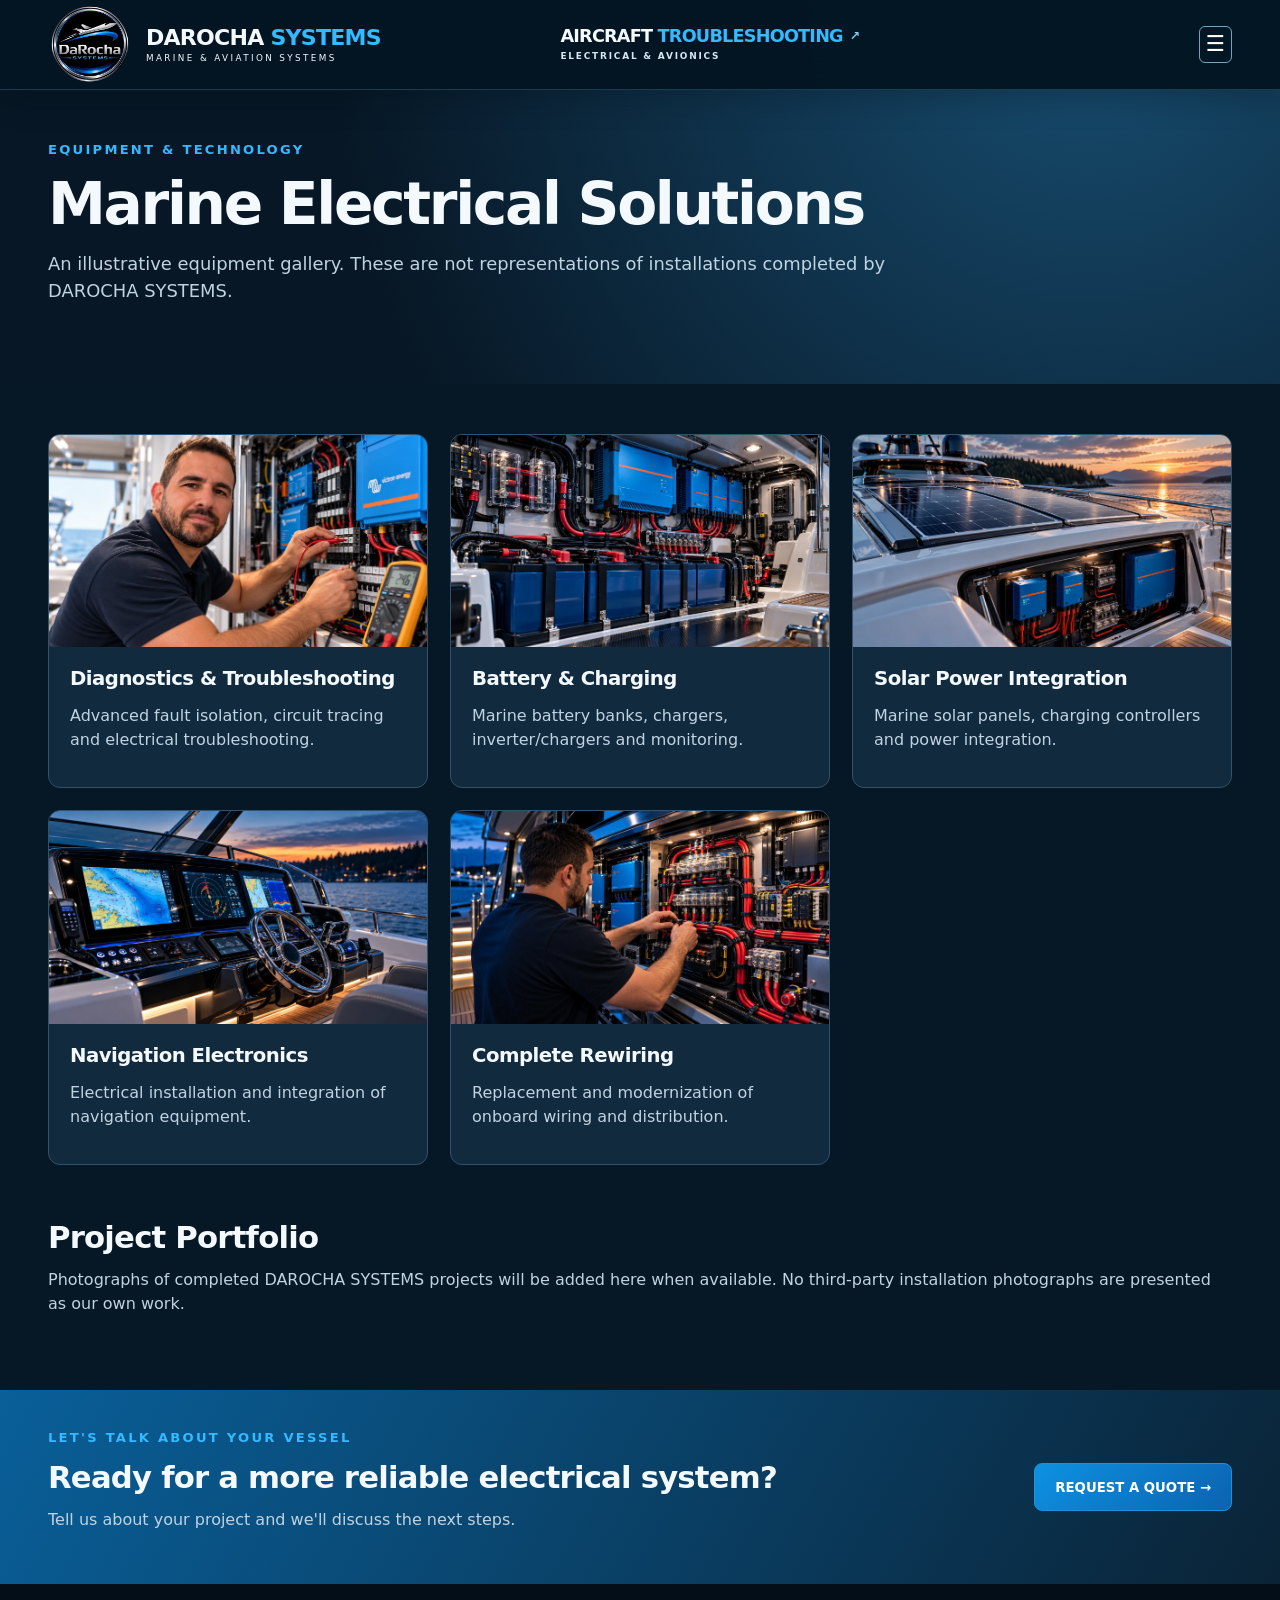
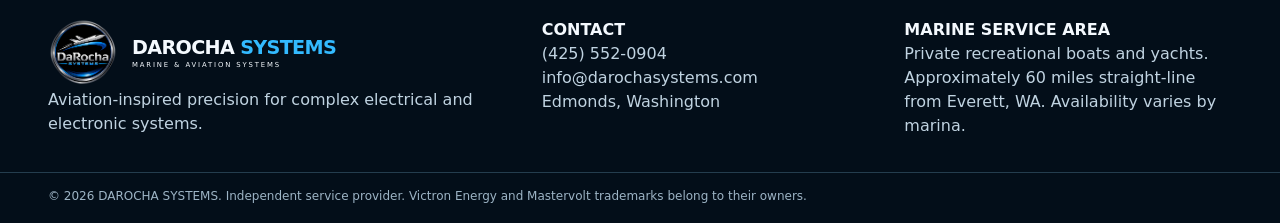
<file: projects.html>
<!doctype html>
<html lang="en">
  <head>
    <meta charset="utf-8">
    <meta name="viewport" content="width=device-width, initial-scale=1">
    <meta name="darocha-preview-build" content="aircraft-lockup-mobile-20261106-c">
    <meta name="theme-color" content="#061725">
    <meta name="description" content="Illustrative marine electrical equipment and future project portfolio.">
    <title>Projects | DAROCHA SYSTEMS</title>
    <link rel="icon" type="image/webp" href="assets/logo-hd20261025.webp">
    <link rel="stylesheet" href="assets/styles.css?build=aircraft-lockup-mobile-20261106-c">
  </head>
  <body>
    <!-- Cabeçalho e navegação -->
        <header class="header">
      <div class="shell nav">
        <a class="identity" href="index.html" aria-label="DAROCHA SYSTEMS home">
          <img src="assets/logo-hd20261025.webp" alt="DAROCHA SYSTEMS official emblem">
          <span class="brand"><strong>DAROCHA <em>SYSTEMS</em></strong><small>MARINE &amp; AVIATION SYSTEMS</small></span>
        </a>
        <!-- Acesso à landing page aeronáutica sem duplicar o logótipo -->
        <a class="aviation-entry" href="aircraft-troubleshooting.html" aria-label="Aircraft Electrical and Avionics Troubleshooting">
          <span class="aviation-entry-copy">
            <strong class="aviation-entry-title">AIRCRAFT <em>TROUBLESHOOTING</em><span class="aviation-entry-arrow" aria-hidden="true">↗</span></strong>
            <small>ELECTRICAL &amp; AVIONICS</small>
          </span>
        </a>
        <button class="menu" type="button" aria-expanded="false" aria-controls="site-nav" aria-label="Toggle navigation menu">☰</button>
        <nav id="site-nav" class="links" aria-label="Primary navigation">
          <a href="index.html">Home</a>
          <a href="services.html">Services</a>
          <a href="power-systems.html">Power Systems</a>
          <a href="about.html">About Us</a>
          <a class="active" href="projects.html" aria-current="page">Projects</a>
          <a href="contact.html">Contact</a>
          <a class="btn nav-cta" href="contact.html#quote">✉ &nbsp; REQUEST A QUOTE</a>
        </nav>
      </div>
    </header>

    <!-- Conteúdo principal -->
    <main>
      <!-- Introdução da página -->
      <div class="subhead shell">
        <p class="eyebrow">EQUIPMENT & TECHNOLOGY</p>
        <h1>Marine Electrical Solutions</h1>
        <p class="intro">An illustrative equipment gallery. These are not representations of installations completed by DAROCHA SYSTEMS.</p>
      </div>

      <!-- Serviços detalhados -->
      <section class="shell detail-grid">
        <article class="detail-card">
          <img src="assets/diagnostics-hd20261025.webp" alt="Illustrative image Diagnostics & Troubleshooting">
          <div>
            <h2>Diagnostics & Troubleshooting</h2>
            <p>Advanced fault isolation, circuit tracing and electrical troubleshooting.</p>
          </div>
        </article>
        <article class="detail-card">
          <img src="assets/battery-hd20261025.webp" alt="Illustrative image Battery & Charging">
          <div>
            <h2>Battery & Charging</h2>
            <p>Marine battery banks, chargers, inverter/chargers and monitoring.</p>
          </div>
        </article>
        <article class="detail-card">
          <img src="assets/solar-hd20261025.webp" alt="Illustrative image Solar Power Integration">
          <div>
            <h2>Solar Power Integration</h2>
            <p>Marine solar panels, charging controllers and power integration.</p>
          </div>
        </article>
        <article class="detail-card">
          <img src="assets/navigation-hd20261025.webp" alt="Illustrative image Navigation Electronics">
          <div>
            <h2>Navigation Electronics</h2>
            <p>Electrical installation and integration of navigation equipment.</p>
          </div>
        </article>
        <article class="detail-card">
          <img src="assets/rewiring-hd20261025.webp" alt="Illustrative image Complete Rewiring">
          <div>
            <h2>Complete Rewiring</h2>
            <p>Replacement and modernization of onboard wiring and distribution.</p>
          </div>
        </article>
      </section>

      <!-- Informações adicionais -->
      <div class="shell disclaimer">
        <h2>Project Portfolio</h2>
        <p>Photographs of completed DAROCHA SYSTEMS projects will be added here when available. No third-party installation photographs are presented as our own work.</p>
      </div>

      <!-- Pedido de orçamento -->
      <section class="cta shell">
        <div>
          <p class="eyebrow">LET'S TALK ABOUT YOUR VESSEL</p>
          <h2>Ready for a more reliable electrical system?</h2>
          <p>Tell us about your project and we'll discuss the next steps.</p>
        </div>
        <a class="btn " href="contact.html#quote">REQUEST A QUOTE →</a>
      </section>
    </main>

    <!-- Rodapé -->
    <footer class="footer">
      <div class="shell foot-cols">
        <div>
          <a class="identity" href="index.html"><img src="assets/logo-hd20261025.webp" alt="DAROCHA SYSTEMS emblem"><span class="brand"><strong>DAROCHA <em>SYSTEMS</em></strong><small>MARINE &amp; AVIATION SYSTEMS</small></span></a>
          <p>Aviation-inspired precision for complex electrical and electronic systems.</p>
        </div>
        <div>
          <strong>CONTACT</strong>
          <p><a href="tel:+14255520904">(425) 552-0904</a><br><a href="mailto:info@darochasystems.com">info@darochasystems.com</a><br>Edmonds, Washington</p>
        </div>
        <div>
          <strong>MARINE SERVICE AREA</strong>
          <p>Private recreational boats and yachts. Approximately 60 miles straight-line from Everett, WA. Availability varies by marina.</p>
        </div>
      </div>
      <div class="shell legal">© 2026 DAROCHA SYSTEMS. Independent service provider. Victron Energy and Mastervolt trademarks belong to their owners.</div>
    </footer>

    <script src="assets/site.js"></script>
  </body>
</html>
</file>
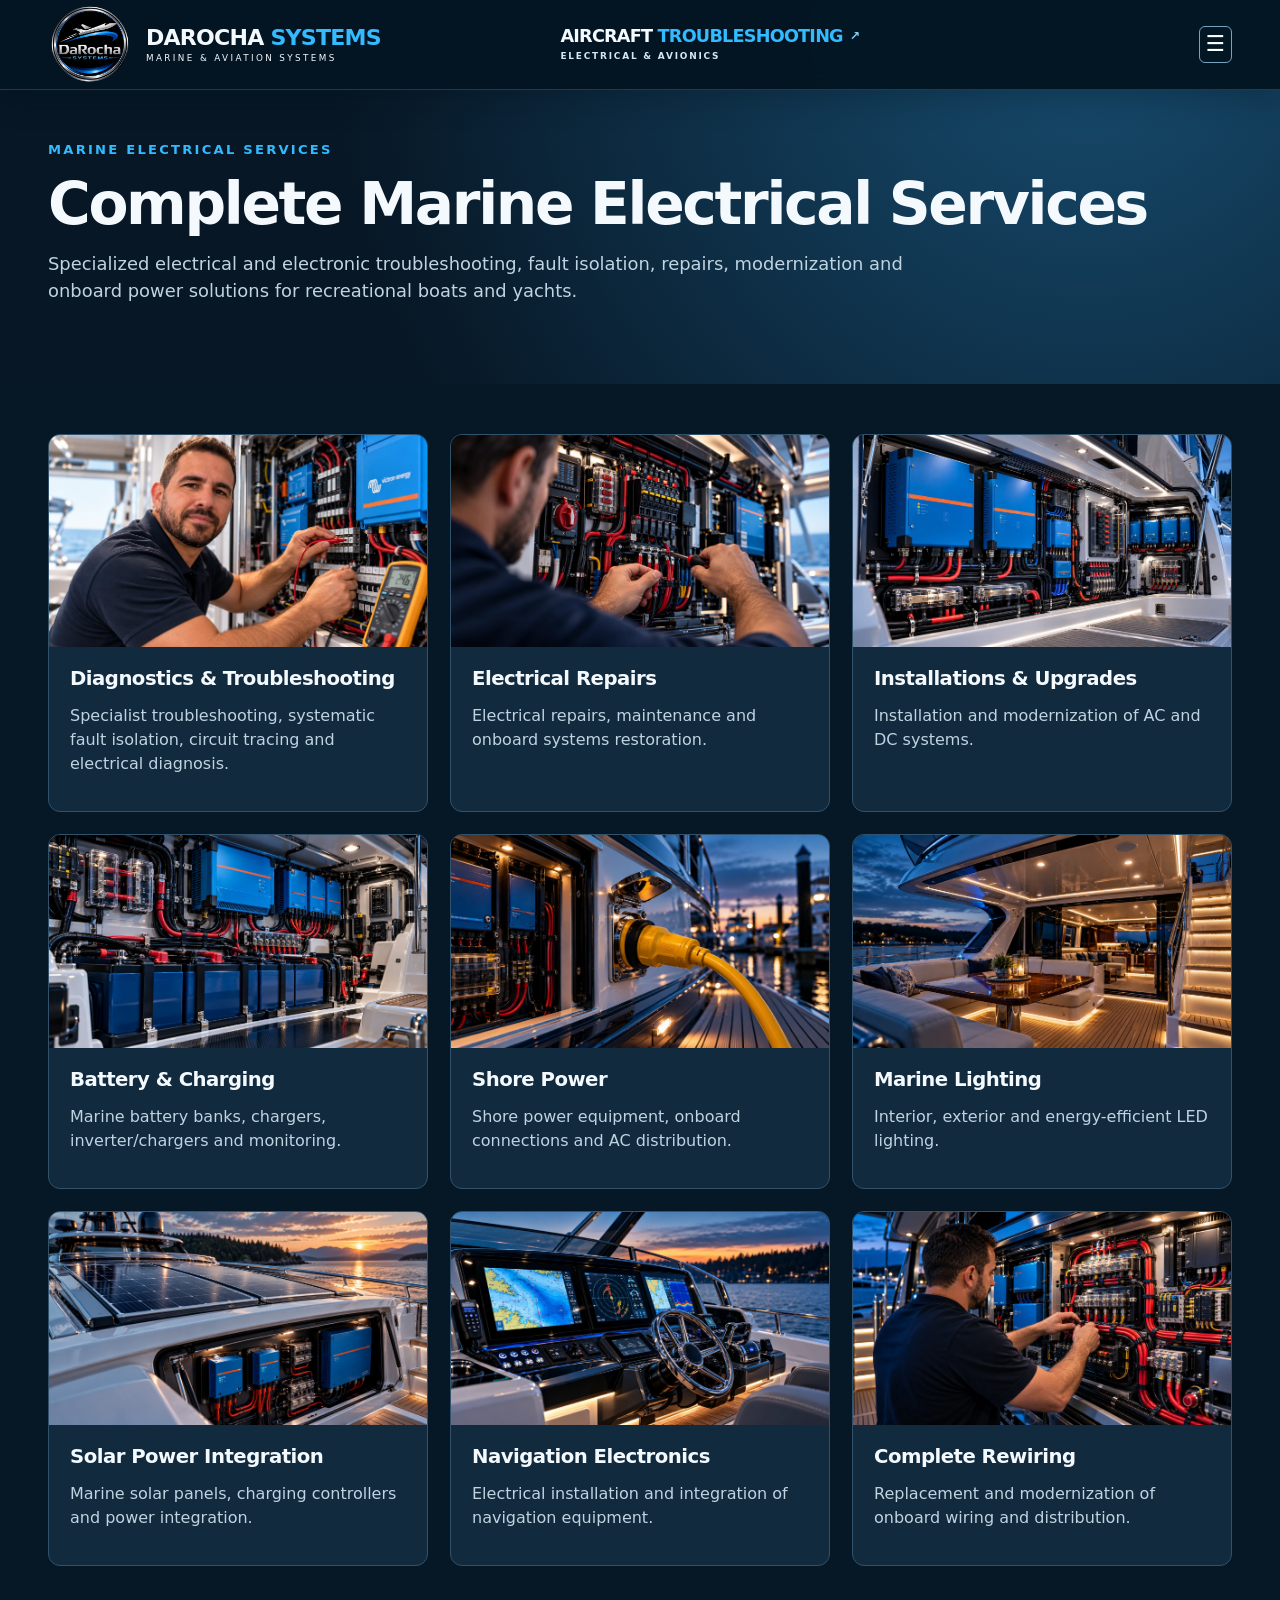
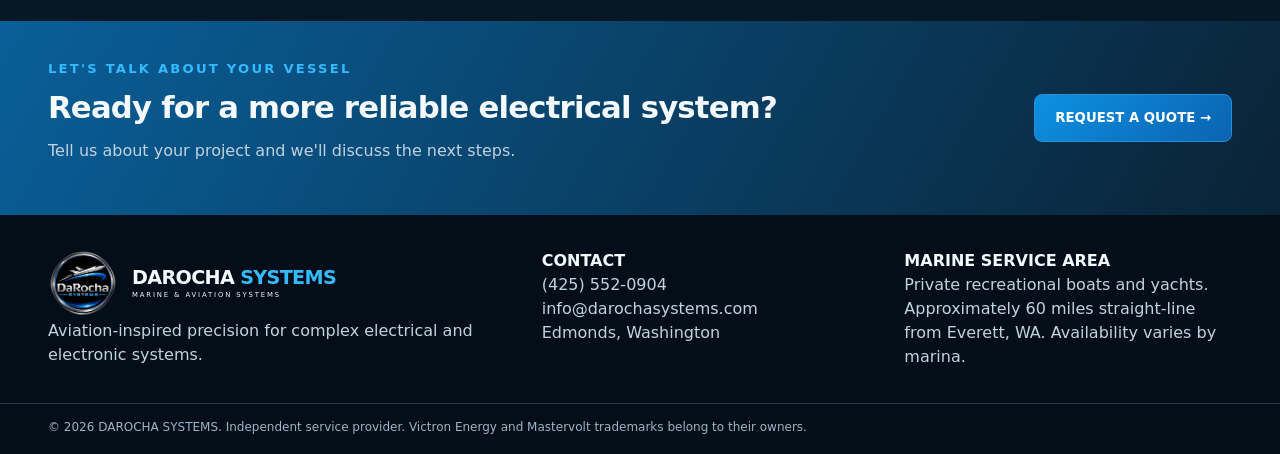
<file: services.html>
<!doctype html>
<html lang="en">
  <head>
    <meta charset="utf-8">
    <meta name="viewport" content="width=device-width, initial-scale=1">
    <meta name="darocha-preview-build" content="aircraft-lockup-mobile-20261106-c">
    <meta name="theme-color" content="#061725">
    <meta name="description" content="Marine electrical diagnostics, battery and charging systems, repairs, navigation electronics, solar, shore power and rewiring.">
    <title>Services | DAROCHA SYSTEMS</title>
    <link rel="icon" type="image/webp" href="assets/logo-hd20261025.webp">
    <link rel="stylesheet" href="assets/styles.css?build=aircraft-lockup-mobile-20261106-c">
  </head>
  <body>
    <!-- Cabeçalho e navegação -->
        <header class="header">
      <div class="shell nav">
        <a class="identity" href="index.html" aria-label="DAROCHA SYSTEMS home">
          <img src="assets/logo-hd20261025.webp" alt="DAROCHA SYSTEMS official emblem">
          <span class="brand"><strong>DAROCHA <em>SYSTEMS</em></strong><small>MARINE &amp; AVIATION SYSTEMS</small></span>
        </a>
        <!-- Acesso à landing page aeronáutica sem duplicar o logótipo -->
        <a class="aviation-entry" href="aircraft-troubleshooting.html" aria-label="Aircraft Electrical and Avionics Troubleshooting">
          <span class="aviation-entry-copy">
            <strong class="aviation-entry-title">AIRCRAFT <em>TROUBLESHOOTING</em><span class="aviation-entry-arrow" aria-hidden="true">↗</span></strong>
            <small>ELECTRICAL &amp; AVIONICS</small>
          </span>
        </a>
        <button class="menu" type="button" aria-expanded="false" aria-controls="site-nav" aria-label="Toggle navigation menu">☰</button>
        <nav id="site-nav" class="links" aria-label="Primary navigation">
          <a href="index.html">Home</a>
          <a class="active" href="services.html" aria-current="page">Services</a>
          <a href="power-systems.html">Power Systems</a>
          <a href="about.html">About Us</a>
          <a href="projects.html">Projects</a>
          <a href="contact.html">Contact</a>
          <a class="btn nav-cta" href="contact.html#quote">✉ &nbsp; REQUEST A QUOTE</a>
        </nav>
      </div>
    </header>

    <!-- Conteúdo principal -->
    <main>
      <!-- Introdução da página -->
      <div class="subhead shell">
        <p class="eyebrow">MARINE ELECTRICAL SERVICES</p>
        <h1>Complete Marine Electrical Services</h1>
        <p class="intro">Specialized electrical and electronic troubleshooting, fault isolation, repairs, modernization and onboard power solutions for recreational boats and yachts.</p>
      </div>

      <!-- Serviços detalhados -->
      <section class="shell detail-grid">
        <article id="diagnostics" class="detail-card">
          <img src="assets/diagnostics-hd20261025.webp" alt="Illustrative Diagnostics &amp; Troubleshooting equipment" loading="lazy">
          <div>
            <h2>Diagnostics &amp; Troubleshooting</h2>
            <p>Specialist troubleshooting, systematic fault isolation, circuit tracing and electrical diagnosis.</p>
          </div>
        </article>
        <article id="repairs" class="detail-card">
          <img src="assets/repairs-hd20261025.webp" alt="Illustrative Electrical Repairs equipment" loading="lazy">
          <div>
            <h2>Electrical Repairs</h2>
            <p>Electrical repairs, maintenance and onboard systems restoration.</p>
          </div>
        </article>
        <article id="installs" class="detail-card">
          <img src="assets/installs-hd20261025.webp" alt="Illustrative Installations &amp; Upgrades equipment" loading="lazy">
          <div>
            <h2>Installations &amp; Upgrades</h2>
            <p>Installation and modernization of AC and DC systems.</p>
          </div>
        </article>
        <article id="battery" class="detail-card">
          <img src="assets/battery-hd20261025.webp" alt="Illustrative Battery &amp; Charging equipment" loading="lazy">
          <div>
            <h2>Battery &amp; Charging</h2>
            <p>Marine battery banks, chargers, inverter/chargers and monitoring.</p>
          </div>
        </article>
        <article id="shore" class="detail-card">
          <img src="assets/shore-hd20261025.webp" alt="Illustrative Shore Power equipment" loading="lazy">
          <div>
            <h2>Shore Power</h2>
            <p>Shore power equipment, onboard connections and AC distribution.</p>
          </div>
        </article>
        <article id="lighting" class="detail-card">
          <img src="assets/lighting-hd20261025.webp" alt="Illustrative Marine Lighting equipment" loading="lazy">
          <div>
            <h2>Marine Lighting</h2>
            <p>Interior, exterior and energy-efficient LED lighting.</p>
          </div>
        </article>
        <article id="solar" class="detail-card">
          <img src="assets/solar-hd20261025.webp" alt="Illustrative Solar Power Integration equipment" loading="lazy">
          <div>
            <h2>Solar Power Integration</h2>
            <p>Marine solar panels, charging controllers and power integration.</p>
          </div>
        </article>
        <article id="navigation" class="detail-card">
          <img src="assets/navigation-hd20261025.webp" alt="Illustrative Navigation Electronics equipment" loading="lazy">
          <div>
            <h2>Navigation Electronics</h2>
            <p>Electrical installation and integration of navigation equipment.</p>
          </div>
        </article>
        <article id="rewiring" class="detail-card">
          <img src="assets/rewiring-hd20261025.webp" alt="Illustrative Complete Rewiring equipment" loading="lazy">
          <div>
            <h2>Complete Rewiring</h2>
            <p>Replacement and modernization of onboard wiring and distribution.</p>
          </div>
        </article>
      </section>

      <!-- Pedido de orçamento -->
      <section class="cta shell">
        <div>
          <p class="eyebrow">LET'S TALK ABOUT YOUR VESSEL</p>
          <h2>Ready for a more reliable electrical system?</h2>
          <p>Tell us about your project and we'll discuss the next steps.</p>
        </div>
        <a class="btn " href="contact.html#quote">REQUEST A QUOTE →</a>
      </section>
    </main>

    <!-- Rodapé -->
    <footer class="footer">
      <div class="shell foot-cols">
        <div>
          <a class="identity" href="index.html"><img src="assets/logo-hd20261025.webp" alt="DAROCHA SYSTEMS emblem"><span class="brand"><strong>DAROCHA <em>SYSTEMS</em></strong><small>MARINE &amp; AVIATION SYSTEMS</small></span></a>
          <p>Aviation-inspired precision for complex electrical and electronic systems.</p>
        </div>
        <div>
          <strong>CONTACT</strong>
          <p><a href="tel:+14255520904">(425) 552-0904</a><br><a href="mailto:info@darochasystems.com">info@darochasystems.com</a><br>Edmonds, Washington</p>
        </div>
        <div>
          <strong>MARINE SERVICE AREA</strong>
          <p>Private recreational boats and yachts. Approximately 60 miles straight-line from Everett, WA. Availability varies by marina.</p>
        </div>
      </div>
      <div class="shell legal">© 2026 DAROCHA SYSTEMS. Independent service provider. Victron Energy and Mastervolt trademarks belong to their owners.</div>
    </footer>

    <script src="assets/site.js"></script>
  </body>
</html>
</file>
<file: assets/styles.css>
/* Cores, espaçamentos e estilos gerais */

:root {
  --bg: #061725;
  --blue: #0d84d3;
  --cyan: #33baff;
  --edge: clamp(18px,3.75vw,62px);
}

* {
  box-sizing: border-box;
}

html {
  scroll-behavior: smooth;
}

body {
  margin: 0;
  background: var(--bg);
  color: #f4f9fe;
  font-family: Inter,system-ui,-apple-system,Segoe UI,Arial,sans-serif;
  line-height: 1.5;
}

img {
  max-width: 100%;
  display: block;
}

a {
  color: inherit;
  text-decoration: none;
}

button, input, select, textarea {
  font: inherit;
}

button {
  cursor: pointer;
}

h1, h2, h3, p {
  margin: 0 0 14px;
}

h1, h2, h3 {
  line-height: 1.12;
  letter-spacing: -.026em;
}

h1 {
  font-size: clamp(2.8rem,4.55vw,5.15rem);
  letter-spacing: -.04em;
}

h2 {
  font-size: clamp(1.55rem,2.4vw,2.5rem);
}

p {
  color: #c0d3e1;
}

.shell {
  padding-left: var(--edge);
  padding-right: var(--edge);
}

.eyebrow {
  font-size: .82rem;
  color: var(--cyan);
  font-weight: 800;
  letter-spacing: .17em;
  text-transform: uppercase;
  margin-bottom: 12px;
}

.btn {
  display: inline-flex;
  align-items: center;
  justify-content: center;
  background: linear-gradient(135deg,#0d91e1,#0b63b1);
  color: #fff;
  padding: 14px 20px;
  border: 1px solid #1f90d9;
  border-radius: 8px;
  min-height: 48px;
  font-size: .83rem;
  font-weight: 800;
  line-height: 1.3;
  text-align: center;
}

.btn:hover {
  filter: brightness(1.12);
}

.btn.outline {
  background: rgba(3,19,35,.58);
  border-color: #a1c7df;
}

/* Cabeçalho e menu de navegação */

.header {
  position: absolute;
  inset: 0 0 auto;
  z-index: 20;
  background: linear-gradient(90deg,rgba(3,18,33,.98),rgba(3,18,33,.78),rgba(3,18,33,.24));
  height: 108px;
}

.nav {
  display: flex;
  align-items: center;
  justify-content: space-between;
  gap: 20px;
  height: 100%;
}

.identity {
  display: flex;
  align-items: center;
  gap: 14px;
  min-width: 0;
}

.identity img {
  width: clamp(64px,7.5vw,112px);
  aspect-ratio: 1;
  object-fit: contain;
}

.brand {
  display: flex;
  flex-direction: column;
  gap: 5px;
  white-space: nowrap;
  line-height: 1;
}

.brand strong {
  font-size: clamp(1.05rem,2vw,2rem);
  letter-spacing: -.035em;
}

.brand em {
  font-style: normal;
  color: var(--cyan);
}

.brand small {
  font-size: clamp(.44rem,.7vw,.68rem);
  letter-spacing: .27em;
}

.links {
  display: flex;
  align-items: center;
  gap: clamp(10px,1.3vw,24px);
  font-size: .83rem;
}

.links>a {
  white-space: nowrap;
}

.links>a.active:not(.btn), .links>a:not(.btn):hover {
  border-bottom: 2px solid var(--cyan);
  padding-bottom: 7px;
}

.links .nav-cta {
  margin-left: 10px;
}

.menu {
  display: none;
  background: none;
  border: 1px solid #75a2bf;
  color: white;
  font-size: 1.35rem;
  border-radius: 6px;
}

/* Página inicial: destaque */

.hero {
  position: relative;
  min-height: clamp(535px,35vw,650px);
  display: flex;
  flex-direction: column;
  justify-content: space-between;
  overflow: hidden;
  background-color: #071725;
  background-position: center,center center;
  background-size: cover;
  isolation: isolate;
}

.hero-main {
  padding-top: 146px;
  flex: 1;
  display: flex;
  justify-content: center;
  flex-direction: column;
  max-width: 100%;
  width: 100%;
}

.hero-main p:not(.eyebrow) {
  max-width: 560px;
  font-size: clamp(.98rem,1.14vw,1.2rem);
  color: #e3eff8;
}

.hero-main h1 {
  max-width: 700px;
}

.actions {
  display: flex;
  flex-wrap: wrap;
  gap: 13px;
  margin-top: 8px;
}

.proof {
  display: grid;
  grid-template-columns: repeat(5,minmax(0,1fr));
  background: #061725b9;
  padding-top: 16px;
  padding-bottom: 16px;
}

.proof-item {
  display: flex;
  align-items: center;
  gap: 12px;
  border-left: 1px solid #5081a475;
  padding: 0 clamp(8px,1.5vw,20px);
  min-width: 0;
}

.proof-item:first-child {
  border: 0;
  padding-left: 0;
}

.proof-item>b {
  font-size: 2rem;
  color: #61bfff;
}

.proof-item>span {
  display: flex;
  flex-direction: column;
  line-height: 1.25;
  gap: 5px;
  font-size: clamp(.66rem,.78vw,.85rem);
}

.proof-item small {
  color: #cce0ec;
  font-size: inherit;
}

/* Área de atendimento */

.area {
  padding-top: 50px;
  padding-bottom: 50px;
  background: #0d2638;
  display: grid;
  grid-template-columns: 1.2fr .8fr;
  gap: 50px;
}

.area-summary {
  display: flex;
  flex-direction: column;
  justify-content: center;
  border-left: 2px solid var(--cyan);
  padding-left: 25px;
}

/* Chamada à ação */

.cta {
  padding-top: 38px;
  padding-bottom: 38px;
  display: flex;
  justify-content: space-between;
  align-items: center;
  gap: 20px;
  background: linear-gradient(120deg,#095f99,#0a2336);
}

/* Rodapé */

.footer {
  padding: 34px 0 18px;
  background: #030e19;
}

.foot-cols {
  display: grid;
  grid-template-columns: 1.4fr 1fr 1fr;
  gap: 35px;
}

.foot-cols .identity img {
  width: 70px;
}

.foot-cols .brand strong {
  font-size: 1.2rem;
}

.foot-cols .brand small {
  font-size: .43rem;
}

.legal {
  border-top: 1px solid #243d4e;
  padding-top: 14px;
  margin-top: 20px;
  font-size: .75rem;
  color: #9db4c5;
}

/* Cabeçalho das páginas internas */

.subhead {
  padding-top: 150px;
  padding-bottom: 65px;
  background: radial-gradient(circle at 85% 5%,#174c6f,#071725 66%);
}

.intro {
  font-size: 1.12rem;
  max-width: 860px;
}

/* Página de serviços */

.detail-grid {
  display: grid;
  grid-template-columns: repeat(3,minmax(0,1fr));
  gap: 22px;
  padding-top: 50px;
  padding-bottom: 55px;
}

.detail-card {
  background: #112a3d;
  border: 1px solid #31526a;
  border-radius: 12px;
  overflow: hidden;
  display: flex;
  flex-direction: column;
  scroll-margin-top: 15px;
}

.detail-card>img {
  width: 100%;
  aspect-ratio: 16/9;
  object-fit: cover;
  object-position: center 20%;
}

.detail-card>div {
  padding: 21px;
  flex: 1;
}

.detail-card h2 {
  font-size: 1.23rem;
}

.detail-card p {
  line-height: 1.5;
}

/* Página sobre a empresa */

.about-page {
  padding-top: 55px;
  padding-bottom: 60px;
  display: grid;
  grid-template-columns: 1fr 1.1fr;
  gap: 42px;
  align-items: start;
}

.about-page img {
  width: 100%;
  aspect-ratio: 16/10;
  object-fit: cover;
}

.disclaimer {
  padding-bottom: 60px;
}

/* Página de contacto */

.contact-layout {
  display: grid;
  grid-template-columns: 1.3fr .7fr;
  gap: 28px;
  padding-top: 50px;
  padding-bottom: 60px;
  scroll-margin-top: 15px;
}

.form-panel, .contact-side {
  background: #102b40;
  border: 1px solid #274f69;
  border-radius: 12px;
  padding: 26px;
}

.form-panel form {
  display: grid;
  grid-template-columns: 1fr 1fr;
  gap: 15px;
}

.form-panel label {
  display: flex;
  flex-direction: column;
  gap: 7px;
  font-weight: 650;
  font-size: .86rem;
}

.form-panel .full {
  grid-column: 1/-1;
}

.form-panel input, .form-panel select, .form-panel textarea {
  background: #051725;
  border: 1px solid #47687d;
  color: #fff;
  border-radius: 8px;
  padding: 12px;
}

.form-panel input:focus, .form-panel textarea:focus, .form-panel select:focus {
  outline: 2px solid #5cbcff;
}

.contact-side a {
  color: #74ceff;
}

/* Layout responsivo: ecrãs grandes */

@media(max-width:1380px) {
  .nav .identity img {
    width: 84px;
  }
  .nav .brand strong {
    font-size: 1.38rem;
  }
  .nav .brand small {
    font-size: .55rem;
  }
  .links {
    gap: 11px;
  }
  .links .nav-cta {
    padding: 12px;
  }
}

/* Layout responsivo: tablets */

@media(max-width:1120px) {
  .header {
    height: 90px;
  }
  .menu {
    display: block;
  }
  .links {
    display: none;
    position: absolute;
    top: 90px;
    left: 0;
    right: 0;
    background: #061725;
    flex-direction: column;
    align-items: flex-start;
    padding: 18px var(--edge);
    gap: 14px;
  }
  .links.open {
    display: flex;
  }
  .proof {
    grid-template-columns: repeat(3,1fr);
    gap: 10px;
  }
  .proof-item:nth-child(4) {
    border: 0;
  }
}

/* Layout responsivo: telemóveis */

@media(max-width:720px) {
  .header {
    height: 78px;
  }
  .nav .identity img {
    width: 58px;
  }
  .nav .brand strong {
    font-size: 1rem;
  }
  .nav .brand small {
    font-size: .39rem;
  }
  .links {
    top: 78px;
  }
  .hero {
    min-height: 650px;
  }
  .hero {
    background-position: center,62% 20%;
  }
  .hero-main {
    padding-top: 125px;
  }
  .proof {
    grid-template-columns: 1fr 1fr;
  }
  .proof-item {
    padding: 5px;
    border: 0;
  }
  .proof-item>b {
    font-size: 1.5rem;
  }
  .area, .foot-cols, .detail-grid, .about-page, .contact-layout {
    grid-template-columns: 1fr;
  }
  .area {
    gap: 20px;
    padding-top: 38px;
    padding-bottom: 38px;
  }
  .cta {
    display: block;
  }
  .cta .btn {
    margin-top: 14px;
  }
  .footer .brand strong {
    font-size: 1rem;
  }
  .form-panel form {
    grid-template-columns: 1fr;
  }
}

/* Consistent technical imagery and improved keyboard interaction — power HD 2026-10-25 */

a:focus-visible, button:focus-visible, input:focus-visible, select:focus-visible, textarea:focus-visible {
  outline: 3px solid #66c8ff;
  outline-offset: 3px;
}

/* Layout responsivo: telemóveis */

/* Componentes dos fabricantes: fotografias fornecidas para o website */

.manufacturer-grid {
  display: grid;
  grid-template-columns: repeat(2,minmax(0,1fr));
  gap: 16px;
}

.manufacturer-card {
  background: #0e283c;
  border: 1px solid #325269;
  border-radius: 10px;
  overflow: hidden;
  min-width: 0;
}

.manufacturer-copy {
  padding-top: 20px;
}

.manufacturer-copy p {
  max-width: 960px;
  margin: 0 0 12px;
}

.manufacturer-copy .manufacturer-disclaimer {
  font-size: .83rem;
  color: #b4d3e4;
}

.manufacturer-photo-note {
  color: #8ca7b9;
  font-size: .75rem;
}

.manufacturer-page {
  padding-top: 48px;
  padding-bottom: 64px;
}

.manufacturer-page .manufacturer-copy {
  max-width: 1000px;
  margin: 0 auto;
  padding-top: 28px;
  text-align: center;
}

.manufacturer-page .manufacturer-copy .btn {
  margin-top: 12px;
}

/* Layout responsivo: tablets */

@media(max-width:600px) {
  .manufacturer-grid {
    grid-template-columns: 1fr;
  }
  .manufacturer-page {
    padding-top: 28px;
  }
}

/* Supplied brand-equipment photographs: preserve source label details and aspect */

/* Fotografias dos equipamentos de fabricantes */

.manufacturer-product-photo {
  display: block;
  width: 100%;
  aspect-ratio: 16/9;
  object-fit: contain;
  background: #0b2030;
  border-bottom: 1px solid #35526a;
}

.manufacturer-page .manufacturer-product-photo {
  aspect-ratio: 16/8;
}

/* Landing page: sistema visual premium orientado à engenharia */

:root {
  --surface-technical: #0a2234;
  --surface-border: #315268;
  --text-dark: #092032;
}

.landing-page .hero {
  min-height: 0;
  padding-top: 108px;
  background-color: #061725;
  background-image: radial-gradient(circle at 70% 18%, #154665 0, #061725 52%, #04101b 100%);
  isolation: isolate;
}

.landing-page .hero::before {
  content: "";
  position: absolute;
  inset: 108px 0 0;
  z-index: -1;
  opacity: .12;
  background-image: linear-gradient(#3ab6eb 1px, transparent 1px), linear-gradient(90deg, #3ab6eb 1px, transparent 1px);
  background-size: 48px 48px;
  mask-image: linear-gradient(90deg, transparent, black 50%, transparent);
  pointer-events: none;
}

.landing-page .hero-main {
  display: grid;
  grid-template-columns: minmax(0, 1.08fr) minmax(0, .92fr);
  align-items: center;
  gap: clamp(28px, 4vw, 80px);
  padding-top: clamp(40px, 5vw, 78px);
  padding-bottom: clamp(44px, 5vw, 82px);
  max-width: 100%;
  width: 100%;
}

.hero-copy {
  min-width: 0;
}

.hero-copy h1 {
  max-width: 820px;
  font-size: clamp(3rem, 5.2vw, 5.6rem);
}

.landing-page .hero-main .hero-lede {
  max-width: 660px;
  margin-top: 25px;
  font-size: clamp(1.02rem, 1.35vw, 1.25rem);
  line-height: 1.7;
  color: #dcebf5;
}

.hero-specialty {
  display: flex;
  align-items: center;
  gap: 14px;
  max-width: 600px;
  margin: 24px 0;
  padding: 14px 18px;
  border-left: 3px solid var(--cyan);
  background: rgba(13, 68, 101, .56);
}

.hero-specialty-icon {
  font-size: 2rem;
  color: #75d6ff;
  line-height: 1;
}

.hero-specialty span:last-child {
  display: flex;
  flex-direction: column;
  gap: 3px;
}

.hero-specialty strong {
  font-size: 1rem;
  color: #fff;
}

.hero-specialty small {
  font-size: .8rem;
  color: #b5d7e9;
}

.hero-visual {
  position: relative;
  align-self: stretch;
  min-height: 360px;
  margin: 0;
  border: 1px solid #417089;
  border-radius: 14px;
  overflow: hidden;
  background: #0d2a3e;
  box-shadow: 0 24px 80px rgba(0, 0, 0, .25);
}

.hero-visual::after {
  content: "";
  position: absolute;
  inset: 40% 0 0;
  background: linear-gradient(transparent, rgba(3, 15, 25, .92));
  pointer-events: none;
}

.hero-visual img {
  width: 100%;
  height: 100%;
  min-height: 360px;
  object-fit: cover;
  object-position: center;
  filter: saturate(.88) contrast(1.05);
}

.hero-visual figcaption {
  position: absolute;
  bottom: 25px;
  left: 26px;
  right: 24px;
  z-index: 1;
  display: grid;
  gap: 7px;
  color: #f5fbff;
  font-weight: 700;
}

.visual-kicker {
  color: #71cfff;
  font-size: .65rem;
  font-weight: 800;
  letter-spacing: .16em;
}

.landing-page .proof {
  grid-template-columns: repeat(4, minmax(0, 1fr));
  border-top: 1px solid #2b5065;
  background: rgba(3, 17, 29, .86);
  padding-top: 22px;
  padding-bottom: 22px;
}

.landing-page .proof-item {
  gap: 10px;
}

/* Elementos partilhados pelas secções modernas */

.section-intro {
  display: grid;
  grid-template-columns: minmax(0, 1.2fr) minmax(250px, .8fr);
  align-items: end;
  gap: clamp(20px, 4vw, 75px);
  margin-bottom: 34px;
}

.section-intro h2 {
  max-width: 830px;
  margin-bottom: 0;
  font-size: clamp(1.9rem, 3.2vw, 3.25rem);
}

.section-intro > p {
  margin-bottom: 0;
  line-height: 1.75;
}

.text-link {
  display: inline-flex;
  align-items: center;
  gap: 12px;
  color: #79d6ff;
  font-size: .82rem;
  font-weight: 800;
  letter-spacing: .04em;
}

.text-link:hover {
  color: #c6edff;
}

.text-link span {
  font-size: 1.3rem;
}

.btn-dark {
  background: #0c5080;
  border-color: #176c9f;
  color: #fff;
}

/* Troubleshooting como principal diferencial */

.diagnostics-section {
  display: grid;
  grid-template-columns: minmax(0, 1.08fr) minmax(0, .92fr);
  gap: clamp(34px, 6vw, 95px);
  padding-top: clamp(65px, 7vw, 110px);
  padding-bottom: clamp(65px, 7vw, 110px);
  background: linear-gradient(115deg, #0c2c41, #071c2b);
}

.diagnostics-copy h2 {
  max-width: 800px;
  font-size: clamp(2rem, 3.4vw, 3.45rem);
}

.diagnostics-copy > p:not(.eyebrow) {
  max-width: 680px;
  line-height: 1.78;
}

.diagnostics-copy .diagnostics-emphasis {
  color: #fff;
  font-weight: 700;
}

.diagnostic-steps {
  margin: 0;
  padding: 0;
  list-style: none;
  border-top: 1px solid #355b70;
}

.diagnostic-steps li {
  display: flex;
  gap: 19px;
  padding: 27px 0;
  border-bottom: 1px solid #355b70;
}

.step-number {
  color: #75d6ff;
  font-size: 1.14rem;
  font-weight: 800;
}

.diagnostic-steps strong {
  display: block;
  margin-bottom: 7px;
  font-size: 1.05rem;
}

.diagnostic-steps p {
  max-width: 450px;
  margin: 0;
  font-size: .91rem;
  line-height: 1.65;
}

/* Cartões de serviços */

.services-section {
  padding-top: clamp(62px, 7vw, 105px);
  padding-bottom: clamp(62px, 7vw, 105px);
  background: #eef4f7;
  color: var(--text-dark);
}

.services-section .eyebrow, .expertise-section .eyebrow, .power-technology-page .manufacturer-page .eyebrow {
  color: #096f9e;
}

.services-section p, .expertise-section p, .power-technology-page .manufacturer-page p {
  color: #4b6071;
}

.service-grid {
  display: grid;
  grid-template-columns: repeat(4, minmax(0, 1fr));
  gap: 18px;
}

.service-tile {
  display: flex;
  flex-direction: column;
  min-width: 0;
  overflow: hidden;
  border: 1px solid #d1dde5;
  border-radius: 12px;
  background: #fff;
  box-shadow: 0 8px 28px rgba(4, 27, 46, .055);
  transition: transform .2s ease, box-shadow .2s ease;
}

.service-tile:hover {
  transform: translateY(-4px);
  box-shadow: 0 16px 36px rgba(4, 27, 46, .12);
}

.service-tile img {
  width: 100%;
  height: 185px;
  object-fit: cover;
}

.service-tile-body {
  display: flex;
  flex: 1;
  flex-direction: column;
  padding: 23px 22px 21px;
}

.service-tile h3 {
  margin: 0 0 12px;
  font-size: 1.2rem;
  color: #10293b;
}

.service-tile p {
  margin-bottom: 22px;
  font-size: .91rem;
  line-height: 1.65;
}

.service-tag {
  width: fit-content;
  margin-bottom: 12px;
  color: #096c9c;
  font-size: .7rem;
  font-weight: 800;
  letter-spacing: .09em;
}

.tile-link {
  margin-top: auto;
  color: #0869a1;
  font-size: .76rem;
  font-weight: 800;
}

.service-tile--featured {
  grid-column: span 2;
  display: grid;
  grid-template-columns: 1fr 1fr;
}

.service-tile--featured img {
  height: 100%;
  min-height: 305px;
}

.service-tile--featured .service-tile-body {
  justify-content: center;
}

.service-tile--featured h3 {
  font-size: clamp(1.4rem, 1.9vw, 1.9rem);
}

.service-more {
  display: flex;
  justify-content: space-between;
  align-items: center;
  gap: 25px;
  padding-top: 30px;
}

.service-more p {
  max-width: 700px;
  margin: 0;
}

/* Equipamentos de alta tecnologia */

.technology-section {
  padding-top: clamp(64px, 7vw, 106px);
  padding-bottom: clamp(64px, 7vw, 106px);
  background: #071b2b;
}

.technology-grid {
  display: grid;
  grid-template-columns: repeat(3, minmax(0, 1fr));
  gap: 16px;
}

.technology-card {
  position: relative;
  padding: clamp(22px, 2.7vw, 36px);
  border: 1px solid #2c4c61;
  border-radius: 10px;
  background: linear-gradient(145deg, #123044, #0b2233);
}

.technology-card::before {
  content: "";
  position: absolute;
  top: 0;
  left: 24px;
  width: 62px;
  height: 3px;
  background: #52bfea;
}

.technology-index {
  display: block;
  margin-bottom: 27px;
  color: #75c8ef;
  font-size: .69rem;
  font-weight: 800;
  letter-spacing: .11em;
}

.technology-card h3 {
  margin-bottom: 12px;
  font-size: 1.25rem;
}

.technology-card p {
  margin: 0;
  line-height: 1.65;
}

.technology-footer {
  display: grid;
  grid-template-columns: minmax(0, 1.1fr) minmax(0, .9fr);
  gap: clamp(30px, 5vw, 70px);
  align-items: center;
  margin-top: 45px;
  padding-top: 42px;
  border-top: 1px solid #2c4c61;
}

.equipment-examples {
  display: grid;
  grid-template-columns: 1fr 1fr;
  gap: 14px;
}

.equipment-examples figure {
  margin: 0;
  padding: 9px;
  border: 1px solid #35576d;
  border-radius: 9px;
  background: #102b3e;
}

.equipment-examples img {
  width: 100%;
  aspect-ratio: 4 / 3;
  object-fit: contain;
  background: #081e2d;
}

.equipment-examples figcaption {
  padding: 12px 5px 5px;
  font-size: .77rem;
  color: #c3dcec;
}

.technology-footer h3 {
  font-size: 1.7rem;
}

.technology-footer p {
  line-height: 1.68;
}

.equipment-disclaimer {
  font-size: .79rem;
  color: #a5bbca;
}

/* Experiência e formação na página inicial */

.expertise-section {
  display: grid;
  grid-template-columns: minmax(0, 1.02fr) minmax(0, .98fr);
  align-items: center;
  gap: clamp(35px, 6vw, 100px);
  padding-top: clamp(65px, 8vw, 112px);
  padding-bottom: clamp(65px, 8vw, 112px);
  background: #f5f8fa;
  color: var(--text-dark);
}

.expertise-copy h2 {
  max-width: 770px;
  font-size: clamp(2rem, 3.2vw, 3.3rem);
}

.expertise-copy p {
  max-width: 680px;
  line-height: 1.8;
}

.expertise-copy .btn {
  margin-top: 16px;
}

.expertise-panel {
  padding: clamp(26px, 3.7vw, 52px);
  border-radius: 12px;
  background: #0a273a;
  box-shadow: 0 15px 45px rgba(5, 30, 48, .12);
}

.expertise-panel-label {
  color: #75c9ef !important;
  font-size: .76rem;
  font-weight: 800;
  letter-spacing: .12em;
}

.expertise-panel ul {
  margin: 25px 0;
  padding-left: 21px;
  color: #eef8ff;
}

.expertise-panel li {
  padding: 9px 0;
  line-height: 1.5;
}

.expertise-panel li::marker {
  color: #5bd0ff;
}

.expertise-panel .expertise-footnote {
  margin: 22px 0 0;
  padding-top: 16px;
  border-top: 1px solid #355469;
  color: #b7d3e3;
  font-size: .82rem;
}

/* Diferenciais e filosofia de trabalho */

.principles-section {
  padding-top: clamp(58px, 7vw, 92px);
  padding-bottom: clamp(58px, 7vw, 92px);
  background: #0b2435;
}

.principles-section h2 {
  max-width: 800px;
  font-size: clamp(2rem, 3vw, 3rem);
}

.principles-grid {
  display: grid;
  grid-template-columns: repeat(3, minmax(0, 1fr));
  gap: 20px;
  margin-top: 36px;
}

.principles-grid article {
  padding: 24px 0;
  border-top: 1px solid #426176;
}

.principles-grid span {
  color: #7cd5ff;
  font-weight: 800;
  font-size: .78rem;
}

.principles-grid h3 {
  margin-top: 25px;
  font-size: 1.25rem;
}

.principles-grid p {
  max-width: 370px;
  line-height: 1.65;
}

/* About Us: percurso, formação e metodologia */

.about-subhead, .systems-subhead {
  background: radial-gradient(circle at 82% 14%, #174460, #061725 66%);
}

.about-intro {
  align-items: center;
  background: #0b2537;
}

.about-intro > img {
  border-radius: 10px;
  max-height: 520px;
}

.about-intro p:not(.eyebrow) {
  line-height: 1.8;
}

.background-section {
  padding-top: 75px;
  padding-bottom: 90px;
  background: #eff5f7;
  color: var(--text-dark);
}

.background-section .eyebrow {
  color: #096f9e;
}

.background-section .section-intro > p {
  color: #4b6071;
}

.background-grid {
  display: grid;
  grid-template-columns: 1fr 1fr;
  gap: 20px;
}

.background-panel {
  border: 1px solid #cfdee7;
  border-radius: 12px;
  padding: clamp(25px, 3.5vw, 47px);
  background: #fff;
}

.background-index {
  color: #0a78ab;
  font-size: .74rem;
  font-weight: 800;
  letter-spacing: .1em;
}

.background-panel h3 {
  margin: 24px 0 18px;
  font-size: 1.5rem;
}

.background-panel ul {
  margin: 0;
  padding-left: 21px;
  color: #375366;
}

.background-panel li {
  margin-bottom: 14px;
  line-height: 1.5;
}

.background-panel li::marker {
  color: #0b84ba;
}

.method-section {
  display: grid;
  grid-template-columns: minmax(0, 1fr) minmax(0, 1.2fr);
  gap: clamp(32px, 5vw, 80px);
  padding-top: 75px;
  padding-bottom: 75px;
  background: #071b2b;
}

.method-section h2 {
  max-width: 520px;
}

.method-section p {
  line-height: 1.7;
}

.method-grid {
  display: grid;
  gap: 12px;
}

.method-grid article {
  padding: 21px 24px;
  border: 1px solid #31566d;
  border-radius: 8px;
  background: #0f2a3c;
}

.method-grid strong {
  font-size: .82rem;
  color: #75ccf4;
  letter-spacing: .06em;
}

.method-grid p {
  margin: 9px 0 0;
}

/* Power Systems: categorias, troubleshooting e equipamento real */

.power-technology-page .technology-section--inner {
  background: #0b2638;
}

.systems-diagnostics {
  display: grid;
  grid-template-columns: 1fr 1fr;
  gap: clamp(28px, 5vw, 90px);
  padding-top: 58px;
  padding-bottom: 58px;
  background: #102f43;
}

.systems-diagnostics p {
  line-height: 1.75;
}

.power-technology-page .manufacturer-page {
  padding-top: clamp(65px, 7vw, 100px);
  padding-bottom: clamp(65px, 7vw, 100px);
  background: #eef4f7;
  color: var(--text-dark);
}

.power-technology-page .manufacturer-grid {
  gap: 20px;
}

.power-technology-page .manufacturer-card {
  margin: 0;
  border-radius: 12px;
  border-color: #234b65;
}

.power-technology-page .manufacturer-product-photo {
  aspect-ratio: 16 / 9;
  object-fit: contain;
  background: #092033;
}

.power-technology-page .manufacturer-card figcaption {
  display: flex;
  justify-content: space-between;
  flex-wrap: wrap;
  gap: 8px;
  padding: 20px 22px;
  color: #fff;
  font-size: 1.1rem;
  font-weight: 800;
}

.power-technology-page .manufacturer-card figcaption span {
  color: #9fcde7;
  font-size: .78rem;
  font-weight: 600;
}

.power-technology-page .manufacturer-copy {
  max-width: none;
  padding-top: 26px;
  text-align: left;
}

.power-technology-page .manufacturer-copy .manufacturer-disclaimer, .power-technology-page .manufacturer-copy .manufacturer-photo-note {
  color: #526c7d;
}

/* Responsividade da nova landing page e páginas técnicas */

@media (max-width: 1120px) {
  .landing-page .hero {
    padding-top: 90px;
  }
  .landing-page .hero::before {
    inset: 90px 0 0;
  }
  .landing-page .hero-main {
    grid-template-columns: 1fr;
    padding-top: 48px;
    padding-bottom: 48px;
  }
  .hero-visual {
    min-height: 320px;
    max-height: 480px;
  }
  .hero-visual img {
    min-height: 320px;
  }
  .landing-page .proof {
    grid-template-columns: repeat(2, minmax(0, 1fr));
    gap: 16px;
  }
  .landing-page .proof-item {
    border: 0;
    padding: 8px 0;
  }
  .service-grid {
    grid-template-columns: repeat(2, minmax(0, 1fr));
  }
  .service-tile--featured {
    grid-column: span 2;
  }
  .technology-grid {
    grid-template-columns: repeat(2, minmax(0, 1fr));
  }
  .diagnostics-section, .expertise-section, .technology-footer, .method-section, .systems-diagnostics {
    grid-template-columns: 1fr;
  }
  .expertise-panel {
    max-width: 760px;
  }
}

@media (max-width: 720px) {
  .landing-page .hero {
    padding-top: 78px;
    min-height: 0;
  }
  .landing-page .hero::before {
    inset: 78px 0 0;
  }
  .landing-page .hero-main {
    padding-top: 36px;
  }
  .hero-copy h1 {
    font-size: clamp(2.7rem, 10vw, 4rem);
  }
  .hero-visual {
    min-height: 250px;
  }
  .hero-visual img {
    min-height: 250px;
  }
  .hero-visual figcaption {
    left: 17px;
    right: 17px;
    bottom: 17px;
    font-size: .85rem;
  }
  .hero-specialty small {
    font-size: .74rem;
  }
  .landing-page .proof {
    grid-template-columns: 1fr 1fr;
  }
  .landing-page .proof-item > b {
    font-size: 1.3rem;
  }
  .section-intro, .background-grid, .service-grid, .technology-grid, .principles-grid, .equipment-examples {
    grid-template-columns: 1fr;
  }
  .service-tile--featured {
    grid-column: span 1;
    display: flex;
  }
  .service-tile--featured img {
    height: 205px;
    min-height: 0;
  }
  .service-more {
    align-items: flex-start;
    flex-direction: column;
  }
  .technology-index {
    margin-bottom: 18px;
  }
  .technology-card {
    padding: 26px;
  }
  .diagnostic-steps li {
    padding: 20px 0;
  }
  .principles-grid {
    gap: 4px;
  }
  .about-intro img {
    max-height: none;
  }
  .background-section, .method-section {
    padding-top: 52px;
    padding-bottom: 52px;
  }
  .power-technology-page .manufacturer-card figcaption {
    padding: 16px 17px;
  }
}

@media (prefers-reduced-motion: reduce) {
  .service-tile {
    transition: none;
  }
}

/* Aircraft Troubleshooting: atividade distinta dos serviços marítimos */

.aircraft-signal-board {
  position: relative;
  padding: clamp(24px, 4vw, 48px);
  border: 1px solid #3e718d;
  border-radius: 12px;
  background: linear-gradient(90deg, rgba(51, 186, 255, .055) 1px, transparent 1px),
    linear-gradient(rgba(51, 186, 255, .055) 1px, transparent 1px),
    #071a2b;
  background-size: 28px 28px;
  box-shadow: 0 20px 50px rgba(0, 0, 0, .18);
}

.signal-board-label {
  display: block;
  margin-bottom: 22px;
  color: #71cfff;
  font-size: .73rem;
  font-weight: 800;
  letter-spacing: .11em;
}

.signal-track {
  display: flex;
  align-items: flex-start;
  gap: 21px;
  padding: 19px 0;
  border-top: 1px solid #345a70;
}

.signal-track > span {
  color: #73d2fb;
  font-weight: 800;
  font-size: 1.05rem;
}

.signal-track strong {
  display: block;
  color: #f2f9ff;
  font-size: 1rem;
}

.signal-track small {
  display: block;
  margin-top: 6px;
  color: #b8d0e0;
  line-height: 1.45;
}

.signal-board-footer {
  display: block;
  margin-top: 22px;
  color: #8bb5cb;
  font-size: .66rem;
  letter-spacing: .15em;
}

/* Página dedicada a Aircraft Electrical & Avionics Troubleshooting */

.aircraft-hero {
  display: grid;
  grid-template-columns: minmax(0, 1.15fr) minmax(0, .85fr);
  align-items: center;
  gap: clamp(36px, 5vw, 95px);
  padding-top: clamp(175px, 15vw, 230px);
  padding-bottom: clamp(80px, 8vw, 120px);
  background: radial-gradient(circle at 82% 12%, #173d58 0, #071c2d 57%, #051320 100%);
}

.aircraft-hero h1 {
  max-width: 850px;
  font-size: clamp(2.6rem, 4.5vw, 5.1rem);
}

.aircraft-hero .intro {
  max-width: 760px;
  margin-top: 24px;
  line-height: 1.7;
}

.aircraft-hero .actions {
  margin-top: 30px;
}

.aircraft-hero-caveat {
  max-width: 630px;
  margin-top: 20px;
  font-size: .81rem;
  line-height: 1.6;
}

.aircraft-signal-board {
  display: block;
}

.signal-track {
  display: grid;
  grid-template-columns: 35px 1fr;
  gap: 0 14px;
}

.signal-track > span {
  grid-row: span 2;
}

.signal-track small {
  grid-column: 2;
}

.aircraft-capabilities {
  padding-top: clamp(68px, 7vw, 105px);
  padding-bottom: clamp(68px, 7vw, 105px);
  background: #eef4f7;
  color: #092032;
}

.aircraft-capabilities .eyebrow {
  color: #096f9e;
}

.aircraft-capabilities .section-intro > p {
  color: #506777;
}

.aircraft-capability-grid {
  display: grid;
  grid-template-columns: repeat(2, minmax(0, 1fr));
  gap: 17px;
}

.aircraft-capability-grid article {
  padding: clamp(26px, 3vw, 40px);
  border: 1px solid #cfdee7;
  border-radius: 11px;
  background: #fff;
}

.aircraft-capability-grid .technology-index {
  margin-bottom: 18px;
  color: #096b9c;
}

.aircraft-capability-grid h3 {
  margin-bottom: 12px;
  font-size: 1.3rem;
}

.aircraft-capability-grid p {
  margin: 0;
  color: #4e6879;
  line-height: 1.75;
}

.aircraft-experience {
  display: grid;
  grid-template-columns: 1.08fr .92fr;
  gap: clamp(40px, 5vw, 90px);
  padding-top: clamp(65px, 7vw, 100px);
  padding-bottom: clamp(65px, 7vw, 100px);
  background: #091f30;
}

.aircraft-experience h2 {
  max-width: 690px;
  font-size: clamp(2rem, 3vw, 3.1rem);
}

.aircraft-experience p {
  max-width: 700px;
  line-height: 1.75;
}

.aircraft-method {
  margin: 0;
  padding: 0;
  list-style: none;
}

.aircraft-method li {
  display: grid;
  grid-template-columns: 44px 1fr;
  gap: 13px;
  padding: 22px 0;
  border-top: 1px solid #36586c;
}

.aircraft-method li > span {
  color: #75cfff;
  font-weight: 800;
}

.aircraft-method strong {
  font-size: 1.02rem;
}

.aircraft-method p {
  margin: 7px 0 0;
  font-size: .91rem;
}

.aircraft-compliance {
  display: grid;
  grid-template-columns: minmax(0, .95fr) minmax(0, 1.05fr);
  gap: clamp(30px, 5vw, 80px);
  padding-top: 60px;
  padding-bottom: 60px;
  background: #0c2a3e;
  border-top: 1px solid #3d667b;
}

.aircraft-compliance p {
  line-height: 1.72;
}

.aircraft-compliance h2 {
  max-width: 520px;
}

.aircraft-regulatory-link {
  font-size: .83rem;
}

.aircraft-regulatory-link a {
  color: #8ddcff;
  text-decoration: underline;
  text-underline-offset: 3px;
}

/* Ligação à vertente aeronáutica na página About Us */

/* Legibilidade da navegação com a nova página */

.nav .links {
  gap: clamp(8px, 1vw, 17px);
}

@media (max-width: 1280px) {
  .header {
    height: 90px;
  }
  .menu {
    display: block;
  }
  .links {
    display: none;
    position: absolute;
    top: 90px;
    right: var(--edge);
    left: var(--edge);
    padding: 16px;
    background: #062037;
    border: 1px solid #28506b;
    border-radius: 10px;
    flex-direction: column;
    align-items: stretch;
    z-index: 25;
  }
  .links.open {
    display: flex;
  }
  .links .nav-cta {
    margin: 0;
  }
  .landing-page .hero {
    padding-top: 90px;
  }
  .landing-page .hero::before {
    inset: 90px 0 0;
  }
}

@media (max-width: 920px) {
  .aircraft-hero, .aircraft-experience, .aircraft-compliance {
    grid-template-columns: 1fr;
  }
  .aircraft-hero {
    padding-top: 155px;
  }
  .aircraft-signal-board {
    max-width: 760px;
  }
}

@media (max-width: 720px) {
  .header {
    height: 78px;
  }
  .links {
    top: 78px;
  }
  .landing-page .hero {
    padding-top: 78px;
  }
  .landing-page .hero::before {
    inset: 78px 0 0;
  }
  .aircraft-hero {
    padding-top: 130px;
    padding-bottom: 65px;
  }
  .aircraft-hero .actions {
    display: flex;
    flex-wrap: wrap;
  }
  .aircraft-capability-grid {
    grid-template-columns: 1fr;
  }
}

/* Cabeçalho fixo com assinatura tipográfica aeronáutica */
:root {
  --site-header-height: 108px;
  --site-header-main-height: 108px;
}

html {
  scroll-padding-top: calc(var(--site-header-height) + 20px);
}

.header {
  position: fixed;
  inset: 0 0 auto 0;
  z-index: 100;
  width: 100%;
  height: var(--site-header-height);
  background: rgba(4, 21, 35, .97);
  border-bottom: 1px solid rgba(87, 148, 181, .30);
  box-shadow: 0 8px 28px rgba(1, 12, 21, .25);
  -webkit-backdrop-filter: blur(14px);
  backdrop-filter: blur(14px);
}

.nav {
  gap: clamp(12px, 1.4vw, 28px);
}

.nav .identity {
  flex: 0 0 auto;
}

.nav .links {
  flex: 0 0 auto;
  gap: clamp(9px, .9vw, 17px);
  font-size: .8rem;
}

/* Tipografia da ligação Aircraft: sem logótipo duplicado ou botão pesado */
.aviation-entry {
  position: relative;
  display: inline-flex;
  flex: 0 0 auto;
  align-items: center;
  justify-content: center;
  min-width: 0;
  margin: 0 auto;
  padding: 10px 2px;
  color: #f5faff;
  white-space: nowrap;
  text-decoration: none;
  transition: opacity .18s ease;
}

.aviation-entry:hover {
  opacity: .86;
}

.aviation-entry::after {
  content: "";
  position: absolute;
  right: 0;
  bottom: 0;
  left: 0;
  height: 2px;
  background: var(--cyan);
  transform: scaleX(0);
  transform-origin: center;
  transition: transform .18s ease;
}

.aviation-entry:hover::after,
.aviation-entry[aria-current="page"]::after {
  transform: scaleX(1);
}

.aviation-entry-copy {
  display: flex;
  flex-direction: column;
  align-items: flex-start;
  gap: 6px;
  line-height: 1;
}

.aviation-entry-title {
  color: #f5faff;
  font-size: clamp(1.05rem, 1.38vw, 1.52rem);
  font-weight: 800;
  letter-spacing: -.045em;
}

.aviation-entry-title em {
  color: var(--cyan);
  font-style: normal;
}

.aviation-entry-arrow {
  display: inline-block;
  margin-left: 7px;
  color: #80cef0;
  font-size: .7em;
  font-weight: 600;
  vertical-align: 2px;
}

.aviation-entry-copy small {
  color: #d7e7f2;
  font-size: clamp(.56rem, .65vw, .67rem);
  font-weight: 700;
  letter-spacing: .2em;
}

/* Menu recolhido quando não há espaço para logótipo, assinatura e links */
@media (max-width: 1580px) {
  :root {
    --site-header-height: 90px;
    --site-header-main-height: 90px;
  }

  .menu {
    display: block;
    flex-shrink: 0;
    margin-left: auto;
  }

  .nav .links {
    display: none;
    position: absolute;
    top: var(--site-header-height);
    left: var(--edge);
    right: var(--edge);
    z-index: 110;
    flex-direction: column;
    align-items: stretch;
    gap: 15px;
    padding: 18px;
    border: 1px solid #315b72;
    border-radius: 0 0 10px 10px;
    background: #061e31;
    box-shadow: 0 18px 32px rgba(0, 0, 0, .3);
  }

  .nav .links.open {
    display: flex;
  }

  .nav .links .nav-cta {
    margin-left: 0;
  }

  .landing-page .hero {
    padding-top: var(--site-header-height);
  }

  .landing-page .hero::before {
    inset: var(--site-header-height) 0 0;
  }

  .subhead {
    padding-top: calc(var(--site-header-height) + 50px);
  }
}

/* Mobile: a assinatura Aircraft é uma faixa visível mesmo com o menu fechado */
@media (max-width: 900px) {
  :root {
    --site-header-height: 130px;
    --site-header-main-height: 78px;
  }

  .header {
    height: var(--site-header-height);
  }

  .nav {
    height: var(--site-header-main-height);
  }

  .aviation-entry {
    position: absolute;
    top: var(--site-header-main-height);
    left: 0;
    right: 0;
    display: flex;
    width: 100%;
    height: calc(var(--site-header-height) - var(--site-header-main-height));
    margin: 0;
    padding: 7px var(--edge);
    border-top: 1px solid #2d5169;
    background: linear-gradient(90deg, #091f31, #102d41 50%, #091f31);
    white-space: nowrap;
  }

  .aviation-entry-copy {
    align-items: center;
    gap: 4px;
  }

  .aviation-entry-title {
    font-size: clamp(.94rem, 3.7vw, 1.15rem);
    letter-spacing: -.03em;
  }

  .aviation-entry-copy small {
    font-size: .56rem;
    letter-spacing: .17em;
  }

  .aviation-entry::after {
    display: none;
  }

  .nav .links {
    top: var(--site-header-height);
  }

  .landing-page .hero {
    padding-top: var(--site-header-height);
  }

  .landing-page .hero::before {
    inset: var(--site-header-height) 0 0;
  }

  .subhead {
    padding-top: calc(var(--site-header-height) + 40px);
  }

  .aircraft-hero {
    padding-top: calc(var(--site-header-height) + 48px);
  }
}

@media (max-width: 720px) {
  .nav .links {
    top: var(--site-header-height);
  }

  .landing-page .hero {
    padding-top: var(--site-header-height);
  }

  .landing-page .hero::before {
    inset: var(--site-header-height) 0 0;
  }

  .aircraft-hero {
    padding-top: calc(var(--site-header-height) + 44px);
  }
}

@media (max-width: 420px) {
  .nav .identity {
    gap: 7px;
  }

  .nav .brand strong {
    font-size: .9rem;
  }

  .nav .brand small {
    font-size: .41rem;
    letter-spacing: .17em;
  }

  .aviation-entry-title {
    font-size: clamp(.82rem, 3.5vw, .96rem);
  }

  .aviation-entry-copy small {
    font-size: .52rem;
    letter-spacing: .15em;
  }

  .aviation-entry-arrow {
    margin-left: 4px;
  }
}

@media (prefers-reduced-motion: reduce) {
  .aviation-entry,
  .aviation-entry::after {
    transition: none;
  }
}
</file>
